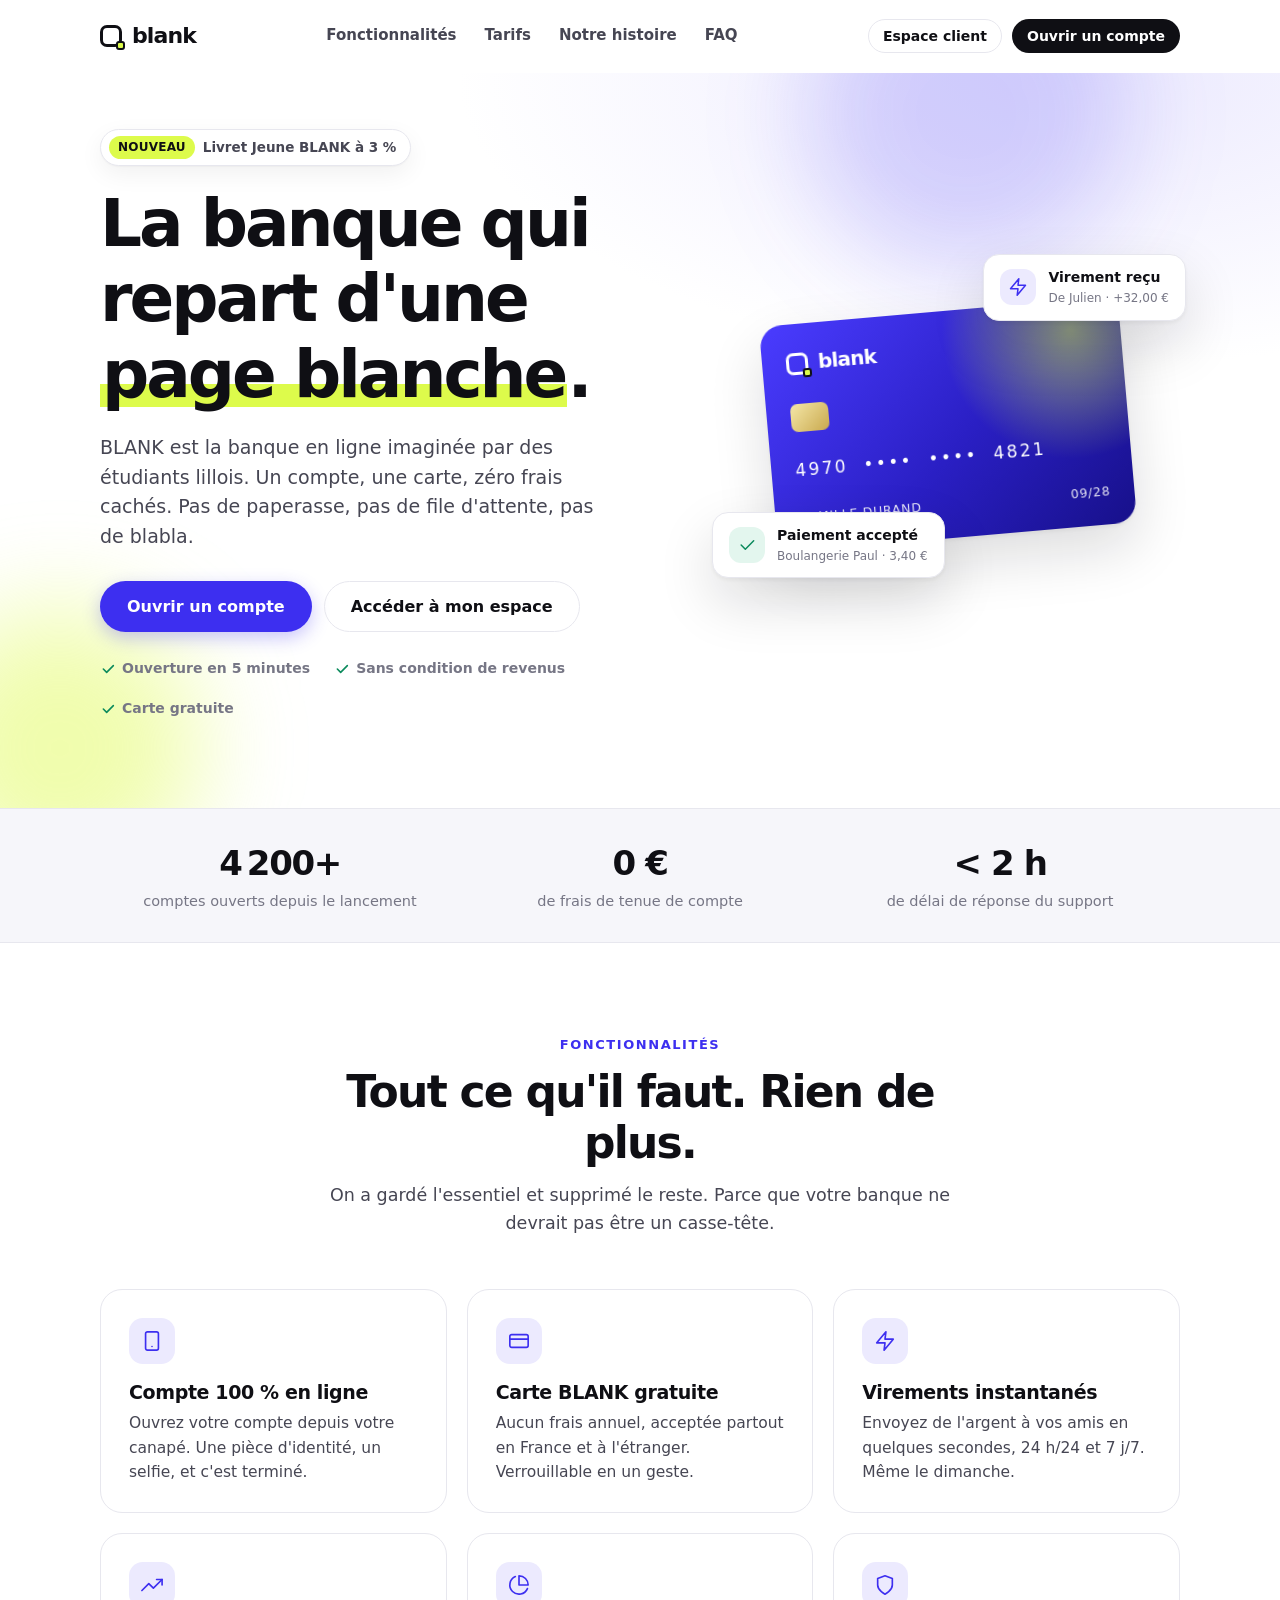
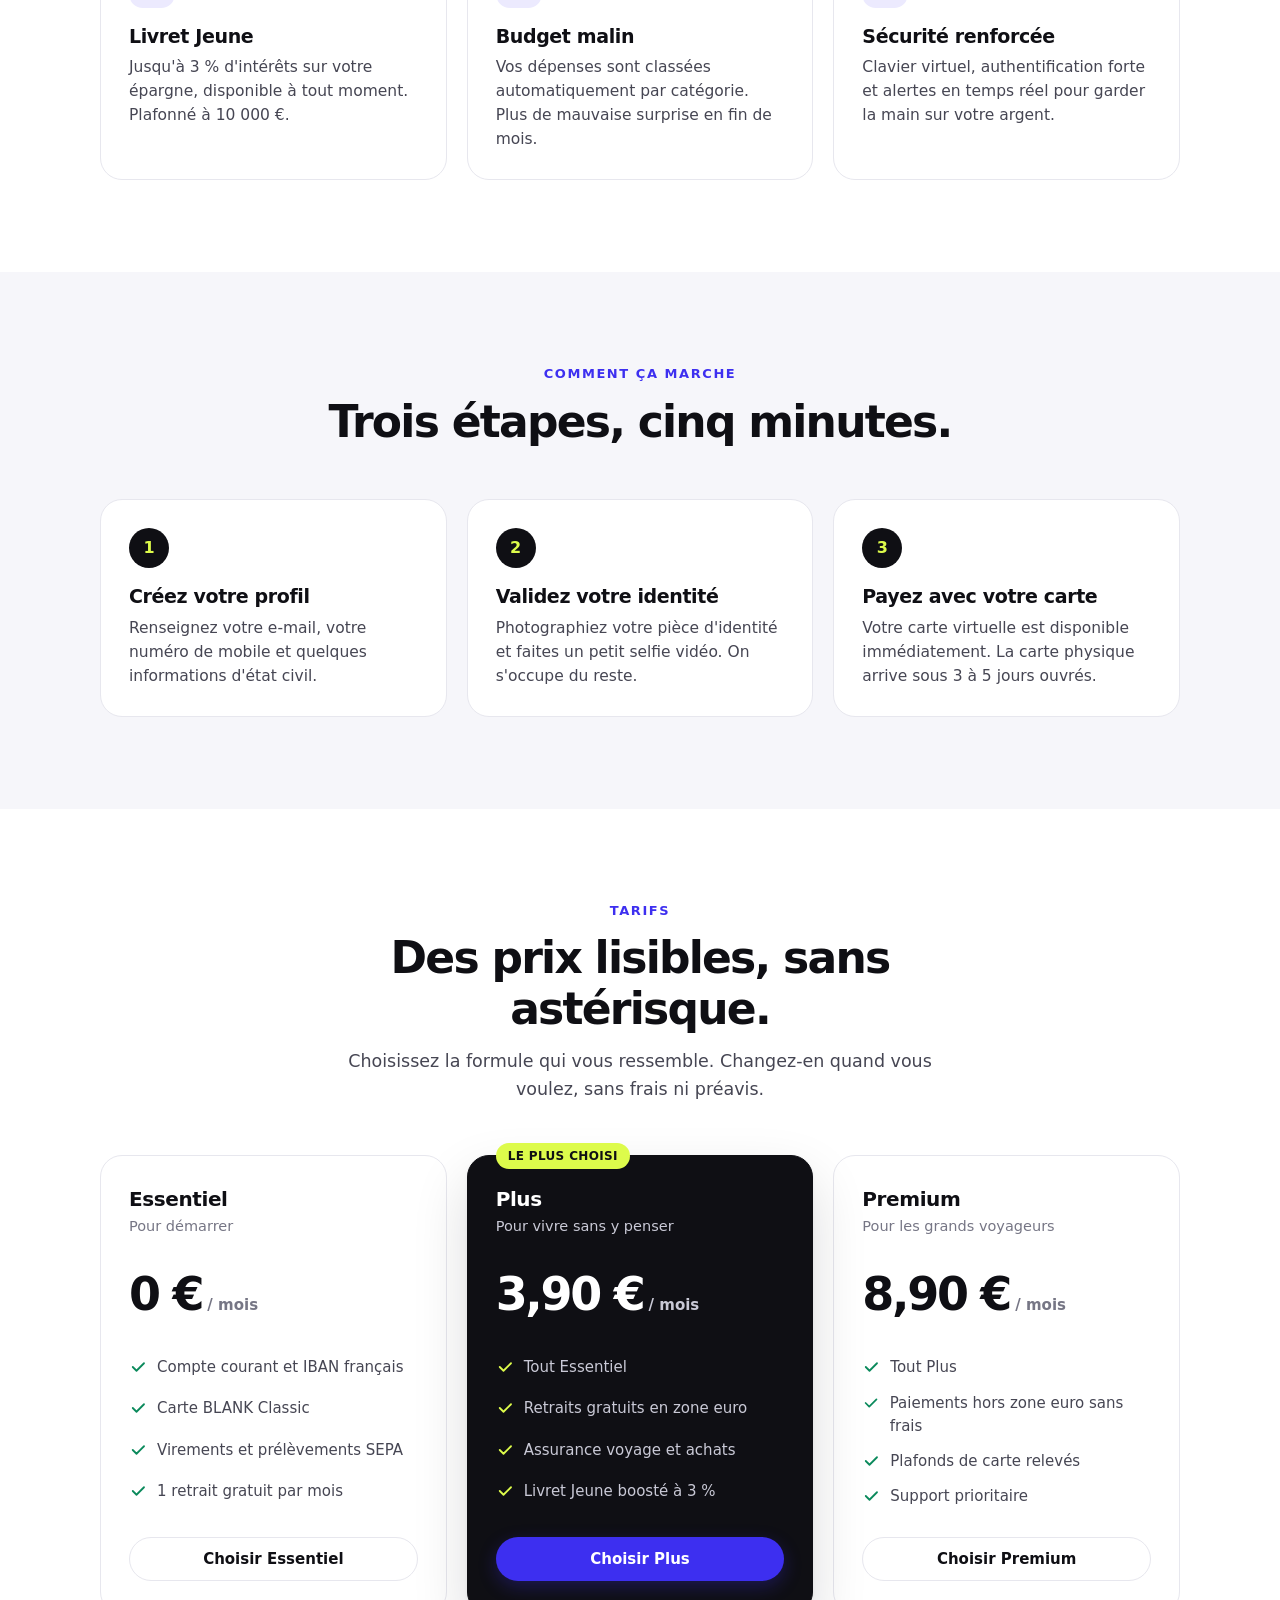
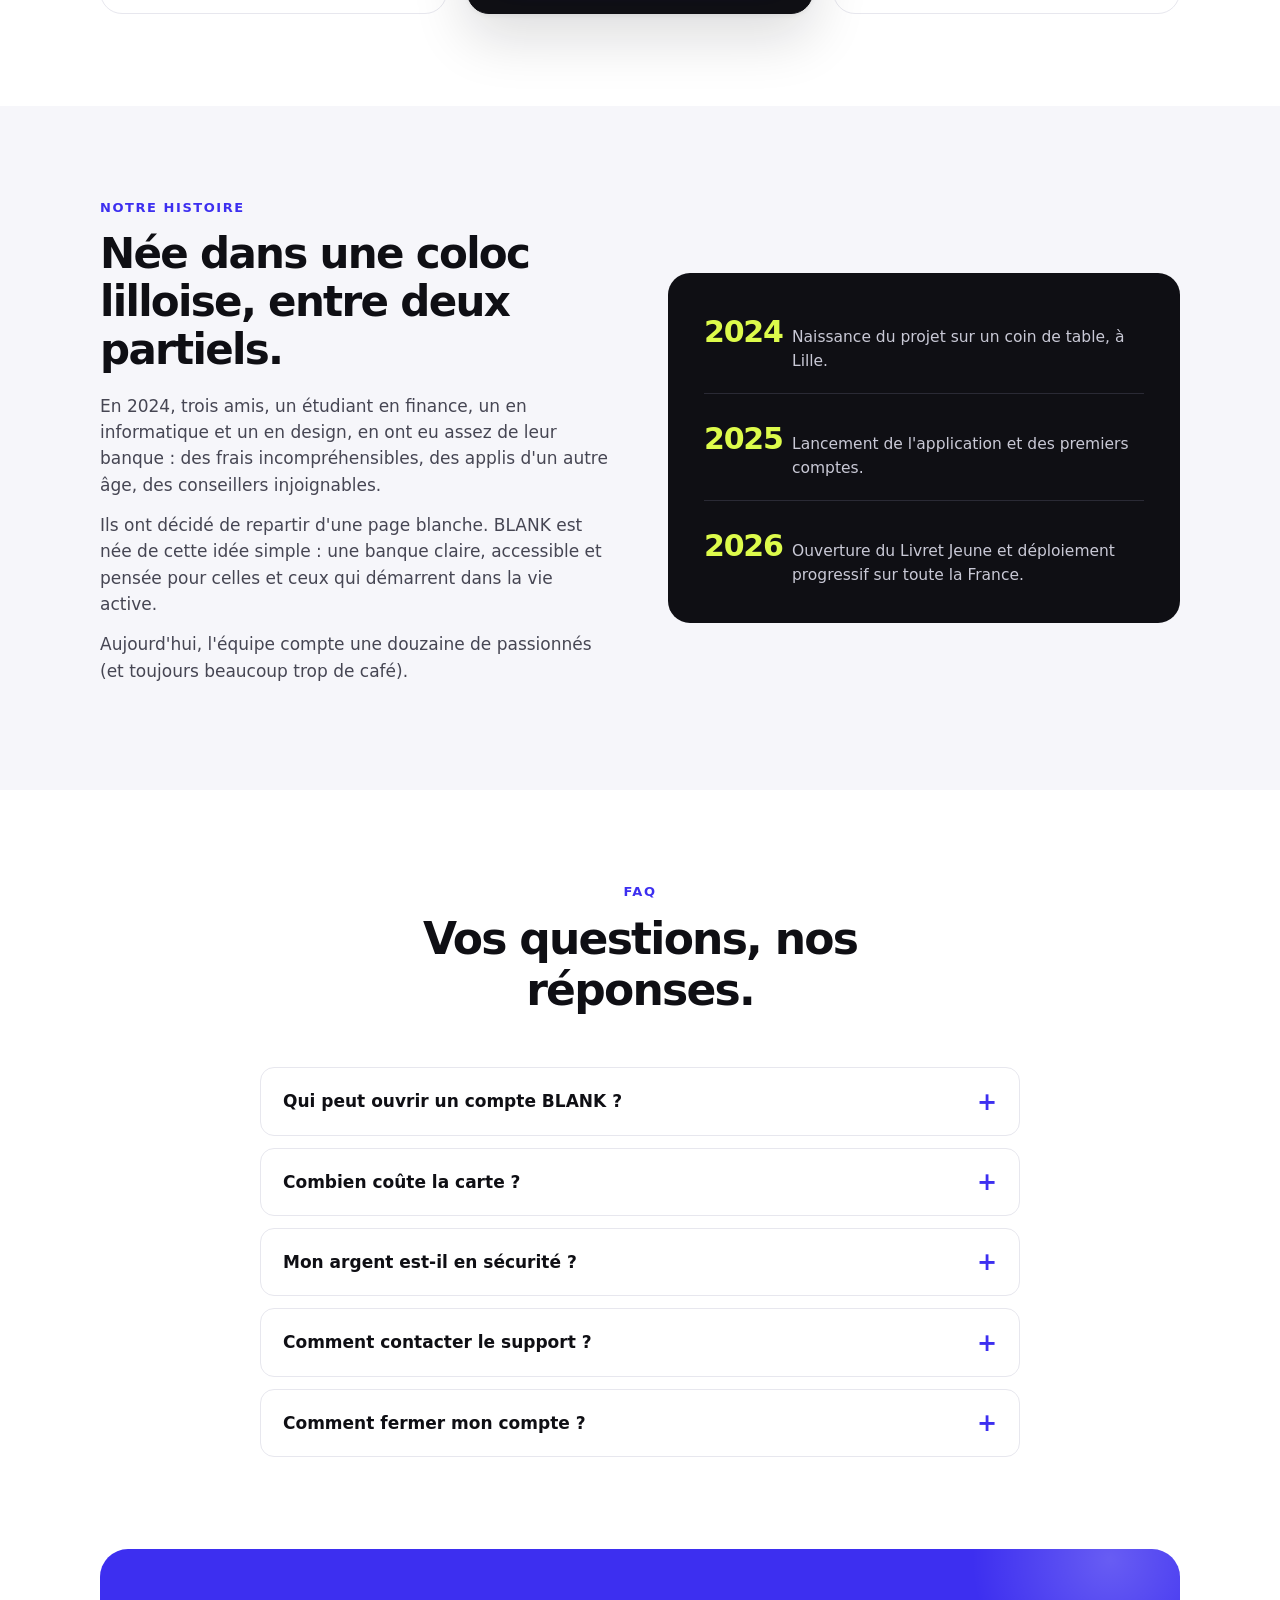
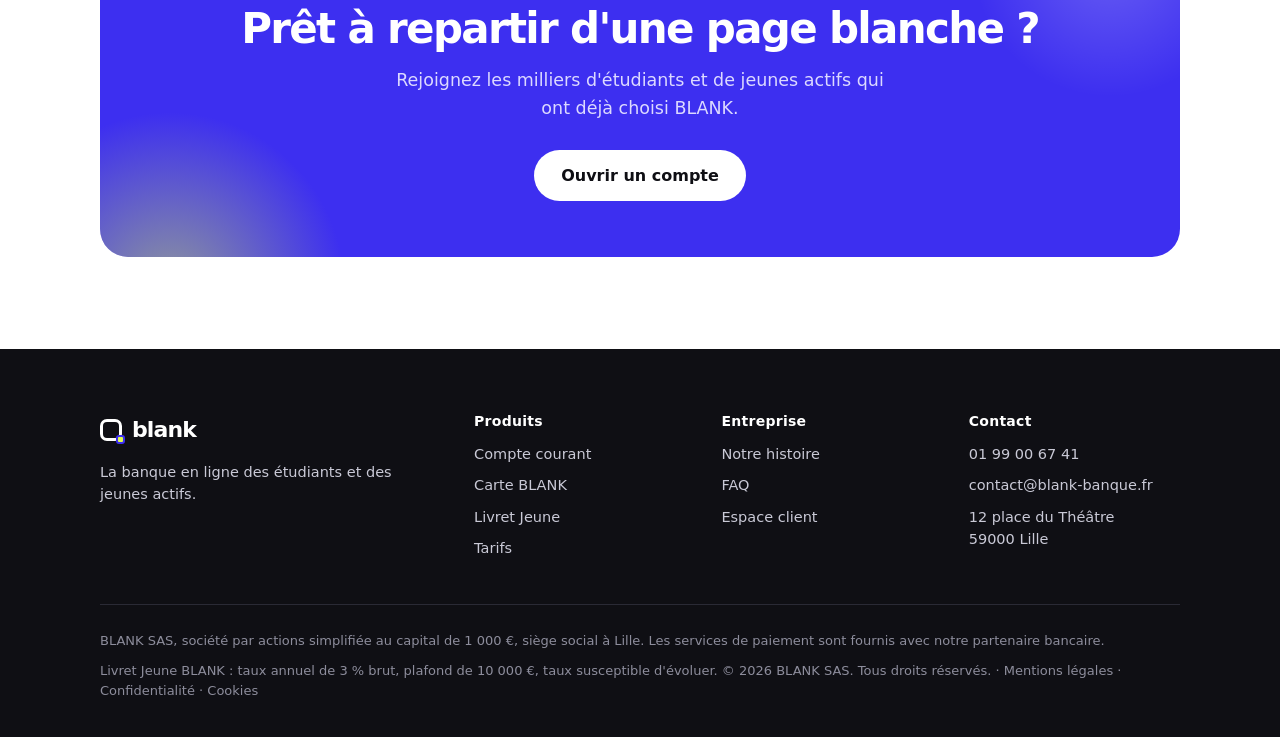
<file: index.html>
<!doctype html>
<html lang="fr">
<head>
  <meta charset="utf-8">
  <meta name="viewport" content="width=device-width, initial-scale=1">
  <meta name="robots" content="noindex, nofollow">
  <title>BLANK · La banque en ligne des étudiants</title>
  <meta name="description" content="BLANK, la banque en ligne imaginée par des étudiants : un compte, une carte gratuite, des virements instantanés et zéro frais cachés.">
  <link rel="icon" href="assets/favicon.svg" type="image/svg+xml">
  <link rel="stylesheet" href="assets/css/style.css">
  <link rel="stylesheet" href="assets/css/motion.css">
  <script>document.documentElement.classList.add('js')</script>
</head>
<body>

  <header class="site-header" id="top">
    <div class="container nav">
      <a class="logo" href="index.html" aria-label="BLANK, accueil"><span class="logo-mark"></span>blank</a>
      <nav class="nav-links" aria-label="Navigation">
        <a href="#fonctionnalites">Fonctionnalités</a>
        <a href="#tarifs">Tarifs</a>
        <a href="#histoire">Notre histoire</a>
        <a href="#faq">FAQ</a>
      </nav>
      <div class="nav-cta">
        <a class="btn btn-ghost btn-sm" href="connexion.html">Espace client</a>
        <button class="btn btn-dark btn-sm" data-open-account>Ouvrir un compte</button>
        <button class="nav-toggle" id="navToggle" aria-label="Menu" aria-expanded="false" aria-controls="mobileMenu"><span data-icon="menu"></span></button>
      </div>
    </div>
    <nav class="mobile-menu" id="mobileMenu" aria-label="Menu mobile">
      <a href="#fonctionnalites">Fonctionnalités</a>
      <a href="#tarifs">Tarifs</a>
      <a href="#histoire">Notre histoire</a>
      <a href="#faq">FAQ</a>
      <a href="connexion.html">Espace client</a>
    </nav>
  </header>

  <main>
    <section class="hero">
      <div class="container hero-grid">
        <div>
          <span class="eyebrow"><b>NOUVEAU</b>Livret Jeune BLANK à 3&nbsp;%</span>
          <h1>La banque qui repart d'une <mark>page blanche</mark>.</h1>
          <p class="lead">BLANK est la banque en ligne imaginée par des étudiants lillois. Un compte, une carte, zéro frais cachés. Pas de paperasse, pas de file d'attente, pas de blabla.</p>
          <div class="hero-actions">
            <button class="btn btn-primary btn-lg" data-open-account>Ouvrir un compte</button>
            <a class="btn btn-ghost btn-lg" href="connexion.html">Accéder à mon espace</a>
          </div>
          <div class="hero-points">
            <span><span data-icon="check"></span>Ouverture en 5 minutes</span>
            <span><span data-icon="check"></span>Sans condition de revenus</span>
            <span><span data-icon="check"></span>Carte gratuite</span>
          </div>
        </div>

        <div class="hero-visual" aria-hidden="true">
          <div class="bank-card">
            <span class="logo"><span class="logo-mark"></span>blank</span>
            <span class="chip"></span>
            <span class="pan">4970 &nbsp;&bull;&bull;&bull;&bull; &nbsp;&bull;&bull;&bull;&bull; &nbsp;4821</span>
            <span class="holder"><span>Camille Durand</span><span>09/28</span></span>
          </div>
          <div class="notif notif-1"><span class="dot" data-icon="check"></span><div><strong>Paiement accepté</strong><small>Boulangerie Paul · 3,40&nbsp;€</small></div></div>
          <div class="notif notif-2"><span class="dot" data-icon="bolt"></span><div><strong>Virement reçu</strong><small>De Julien · +32,00&nbsp;€</small></div></div>
        </div>
      </div>
    </section>

    <section class="stats" aria-label="BLANK en chiffres">
      <div class="container stats-grid">
        <div class="stat reveal"><strong data-count="4200" data-format="int" data-suffix="+">4&nbsp;200+</strong><span>comptes ouverts depuis le lancement</span></div>
        <div class="stat reveal"><strong>0&nbsp;€</strong><span>de frais de tenue de compte</span></div>
        <div class="stat reveal"><strong>&lt;&nbsp;2&nbsp;h</strong><span>de délai de réponse du support</span></div>
      </div>
    </section>

    <section class="section" id="fonctionnalites">
      <div class="container">
        <div class="section-head reveal">
          <div class="kicker">Fonctionnalités</div>
          <h2>Tout ce qu'il faut. Rien de plus.</h2>
          <p>On a gardé l'essentiel et supprimé le reste. Parce que votre banque ne devrait pas être un casse-tête.</p>
        </div>
        <div class="grid-3">
          <article class="feature reveal"><div class="ico" data-icon="phone"></div><h3>Compte 100&nbsp;% en ligne</h3><p>Ouvrez votre compte depuis votre canapé. Une pièce d'identité, un selfie, et c'est terminé.</p></article>
          <article class="feature reveal"><div class="ico" data-icon="card"></div><h3>Carte BLANK gratuite</h3><p>Aucun frais annuel, acceptée partout en France et à l'étranger. Verrouillable en un geste.</p></article>
          <article class="feature reveal"><div class="ico" data-icon="bolt"></div><h3>Virements instantanés</h3><p>Envoyez de l'argent à vos amis en quelques secondes, 24&nbsp;h/24 et 7&nbsp;j/7. Même le dimanche.</p></article>
          <article class="feature reveal"><div class="ico" data-icon="trend"></div><h3>Livret Jeune</h3><p>Jusqu'à 3&nbsp;% d'intérêts sur votre épargne, disponible à tout moment. Plafonné à 10&nbsp;000&nbsp;€.</p></article>
          <article class="feature reveal"><div class="ico" data-icon="pie"></div><h3>Budget malin</h3><p>Vos dépenses sont classées automatiquement par catégorie. Plus de mauvaise surprise en fin de mois.</p></article>
          <article class="feature reveal"><div class="ico" data-icon="shield"></div><h3>Sécurité renforcée</h3><p>Clavier virtuel, authentification forte et alertes en temps réel pour garder la main sur votre argent.</p></article>
        </div>
      </div>
    </section>

    <section class="section alt" aria-labelledby="how-title">
      <div class="container">
        <div class="section-head reveal">
          <div class="kicker">Comment ça marche</div>
          <h2 id="how-title">Trois étapes, cinq minutes.</h2>
        </div>
        <div class="steps">
          <article class="step reveal"><h3>Créez votre profil</h3><p>Renseignez votre e-mail, votre numéro de mobile et quelques informations d'état civil.</p></article>
          <article class="step reveal"><h3>Validez votre identité</h3><p>Photographiez votre pièce d'identité et faites un petit selfie vidéo. On s'occupe du reste.</p></article>
          <article class="step reveal"><h3>Payez avec votre carte</h3><p>Votre carte virtuelle est disponible immédiatement. La carte physique arrive sous 3 à 5 jours ouvrés.</p></article>
        </div>
      </div>
    </section>

    <section class="section" id="tarifs">
      <div class="container">
        <div class="section-head reveal">
          <div class="kicker">Tarifs</div>
          <h2>Des prix lisibles, sans astérisque.</h2>
          <p>Choisissez la formule qui vous ressemble. Changez-en quand vous voulez, sans frais ni préavis.</p>
        </div>
        <div class="pricing">
          <article class="plan reveal">
            <h3>Essentiel</h3><p class="tag">Pour démarrer</p>
            <div class="price">0&nbsp;€<small> / mois</small></div>
            <ul>
              <li><span data-icon="check"></span>Compte courant et IBAN français</li>
              <li><span data-icon="check"></span>Carte BLANK Classic</li>
              <li><span data-icon="check"></span>Virements et prélèvements SEPA</li>
              <li><span data-icon="check"></span>1 retrait gratuit par mois</li>
            </ul>
            <button class="btn btn-ghost btn-block" data-open-account>Choisir Essentiel</button>
          </article>
          <article class="plan plan-featured reveal">
            <span class="badge-top">LE PLUS CHOISI</span>
            <h3>Plus</h3><p class="tag">Pour vivre sans y penser</p>
            <div class="price">3,90&nbsp;€<small> / mois</small></div>
            <ul>
              <li><span data-icon="check"></span>Tout Essentiel</li>
              <li><span data-icon="check"></span>Retraits gratuits en zone euro</li>
              <li><span data-icon="check"></span>Assurance voyage et achats</li>
              <li><span data-icon="check"></span>Livret Jeune boosté à 3&nbsp;%</li>
            </ul>
            <button class="btn btn-primary btn-block" data-open-account>Choisir Plus</button>
          </article>
          <article class="plan reveal">
            <h3>Premium</h3><p class="tag">Pour les grands voyageurs</p>
            <div class="price">8,90&nbsp;€<small> / mois</small></div>
            <ul>
              <li><span data-icon="check"></span>Tout Plus</li>
              <li><span data-icon="check"></span>Paiements hors zone euro sans frais</li>
              <li><span data-icon="check"></span>Plafonds de carte relevés</li>
              <li><span data-icon="check"></span>Support prioritaire</li>
            </ul>
            <button class="btn btn-ghost btn-block" data-open-account>Choisir Premium</button>
          </article>
        </div>
      </div>
    </section>

    <section class="section alt" id="histoire">
      <div class="container about">
        <div>
          <div class="kicker">Notre histoire</div>
          <h2>Née dans une coloc lilloise, entre deux partiels.</h2>
          <p>En 2024, trois amis, un étudiant en finance, un en informatique et un en design, en ont eu assez de leur banque : des frais incompréhensibles, des applis d'un autre âge, des conseillers injoignables.</p>
          <p>Ils ont décidé de repartir d'une page blanche. BLANK est née de cette idée simple : une banque claire, accessible et pensée pour celles et ceux qui démarrent dans la vie active.</p>
          <p>Aujourd'hui, l'équipe compte une douzaine de passionnés (et toujours beaucoup trop de café).</p>
        </div>
        <div class="about-panel reveal">
          <div><strong>2024</strong><span>Naissance du projet sur un coin de table, à Lille.</span></div>
          <div><strong>2025</strong><span>Lancement de l'application et des premiers comptes.</span></div>
          <div><strong>2026</strong><span>Ouverture du Livret Jeune et déploiement progressif sur toute la France.</span></div>
        </div>
      </div>
    </section>

    <section class="section" id="faq">
      <div class="container">
        <div class="section-head reveal">
          <div class="kicker">FAQ</div>
          <h2>Vos questions, nos réponses.</h2>
        </div>
        <div class="faq">
          <details class="reveal"><summary>Qui peut ouvrir un compte BLANK&nbsp;?</summary><p>Toute personne majeure résidant en France, étudiante ou non. Aucune condition de revenus n'est demandée pour la formule Essentiel.</p></details>
          <details class="reveal"><summary>Combien coûte la carte&nbsp;?</summary><p>La carte BLANK Classic est gratuite, sans frais annuels. Les formules Plus et Premium proposent des cartes avec davantage d'avantages.</p></details>
          <details class="reveal"><summary>Mon argent est-il en sécurité&nbsp;?</summary><p>Vos fonds sont conservés sur des comptes dédiés, ouverts auprès de notre partenaire bancaire. Votre espace est protégé par un clavier virtuel, et vous pouvez verrouiller votre carte à tout moment.</p></details>
          <details class="reveal"><summary>Comment contacter le support&nbsp;?</summary><p>Par e-mail à contact@blank-banque.fr ou par téléphone au 01&nbsp;99&nbsp;00&nbsp;67&nbsp;41, du lundi au vendredi de 9&nbsp;h à 18&nbsp;h. Nous répondons en moins de 2&nbsp;heures ouvrées.</p></details>
          <details class="reveal"><summary>Comment fermer mon compte&nbsp;?</summary><p>Vous pouvez demander la clôture de votre compte à tout moment depuis votre espace client ou en écrivant à notre service client. Elle est gratuite.</p></details>
        </div>
      </div>
    </section>

    <section class="container" aria-label="Appel à l'action">
      <div class="cta-band reveal">
        <h2>Prêt à repartir d'une page blanche&nbsp;?</h2>
        <p>Rejoignez les milliers d'étudiants et de jeunes actifs qui ont déjà choisi BLANK.</p>
        <button class="btn btn-light btn-lg" data-open-account>Ouvrir un compte</button>
      </div>
    </section>
  </main>

  <footer class="site-footer">
    <div class="container">
      <div class="footer-grid">
        <div>
          <a class="logo on-dark" href="index.html"><span class="logo-mark"></span>blank</a>
          <p>La banque en ligne des étudiants et des jeunes actifs.</p>
        </div>
        <div>
          <h4>Produits</h4>
          <ul><li><a href="#fonctionnalites">Compte courant</a></li><li><a href="#fonctionnalites">Carte BLANK</a></li><li><a href="#fonctionnalites">Livret Jeune</a></li><li><a href="#tarifs">Tarifs</a></li></ul>
        </div>
        <div>
          <h4>Entreprise</h4>
          <ul><li><a href="#histoire">Notre histoire</a></li><li><a href="#faq">FAQ</a></li><li><a href="connexion.html">Espace client</a></li></ul>
        </div>
        <div>
          <h4>Contact</h4>
          <ul><li>01&nbsp;99&nbsp;00&nbsp;67&nbsp;41</li><li>contact@blank-banque.fr</li><li>12 place du Théâtre<br>59000 Lille</li></ul>
        </div>
      </div>
      <div class="footer-legal">
        <p>BLANK SAS, société par actions simplifiée au capital de 1&nbsp;000&nbsp;€, siège social à Lille. Les services de paiement sont fournis avec notre partenaire bancaire.</p>
        <p>Livret Jeune BLANK&nbsp;: taux annuel de 3&nbsp;% brut, plafond de 10&nbsp;000&nbsp;€, taux susceptible d'évoluer. &copy; <span id="year">2026</span> BLANK SAS. Tous droits réservés. &middot; Mentions légales &middot; Confidentialité &middot; Cookies</p>
      </div>
    </div>
  </footer>

  <script src="assets/js/common.js"></script>
  <script src="assets/js/motion.js"></script>
  <script src="assets/js/site.js"></script>
</body>
</html>
</file>
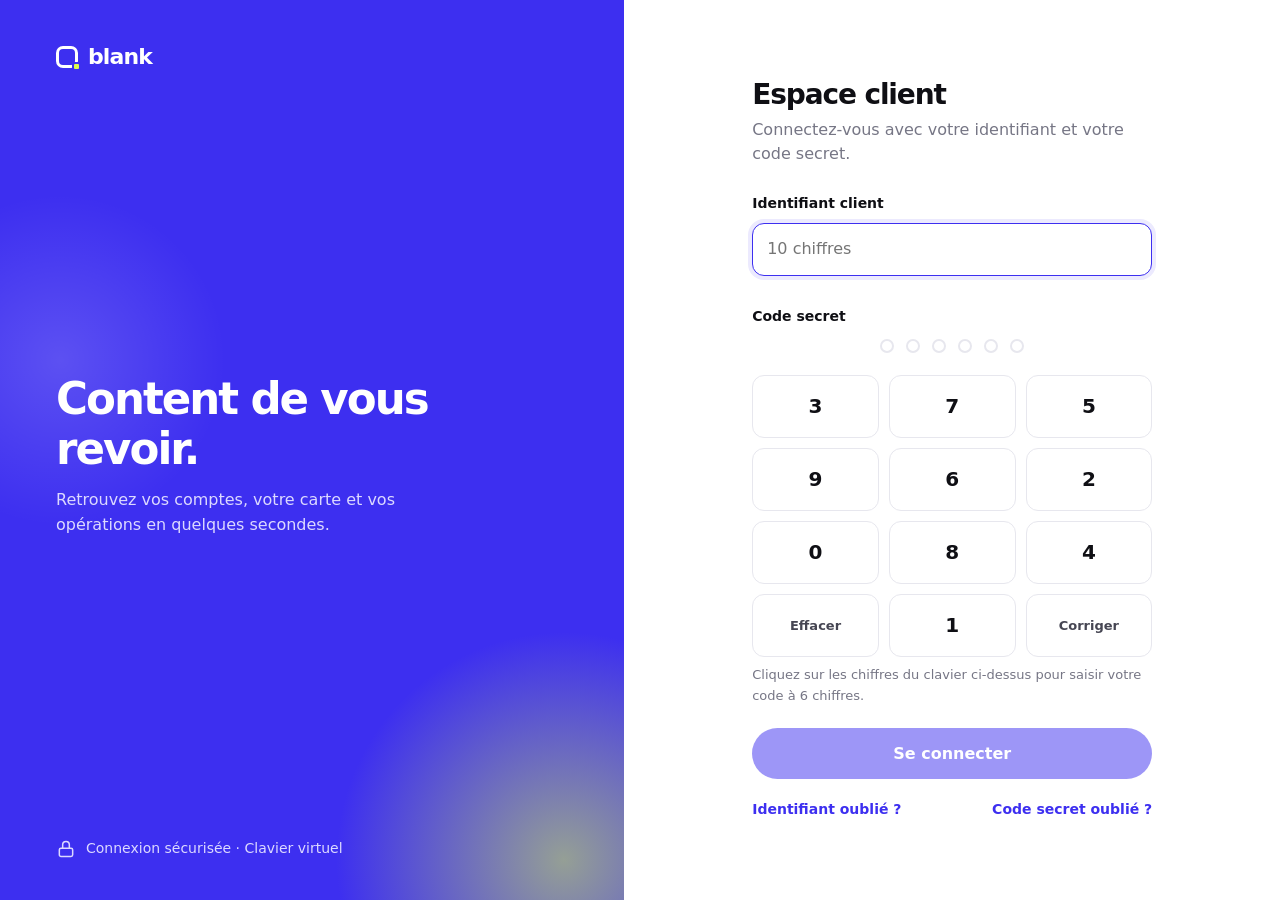
<file: carte.html>
<!doctype html>
<html lang="fr">
<head>
  <meta charset="utf-8">
  <meta name="viewport" content="width=device-width, initial-scale=1">
  <meta name="robots" content="noindex, nofollow">
  <title>Ma carte · BLANK</title>
  <link rel="icon" href="assets/favicon.svg" type="image/svg+xml">
  <link rel="stylesheet" href="assets/css/style.css">
  <link rel="stylesheet" href="assets/css/motion.css">
  <script>try { if (!sessionStorage.getItem('blank_auth')) location.replace('connexion.html'); } catch (e) { location.replace('connexion.html'); }</script>
</head>
<body class="app-body" data-page="carte">
  <div class="app">
    <aside class="sidebar" id="sidebar"></aside>
    <div class="scrim" id="scrim"></div>
    <div class="app-main">
      <header class="topbar" id="topbar"></header>
      <main class="page"><div class="page-inner">
        <div class="page-head">
          <div><h1>Ma carte</h1><p id="cardSub"></p></div>
          <button class="btn btn-ghost btn-sm" id="oppose"><span data-icon="alert"></span>Faire opposition</button>
        </div>

        <div class="dash-grid" style="margin-top:0">
          <div>
            <section class="panel">
              <div class="card3d" id="card3d" role="button" tabindex="0" aria-pressed="false"></div>
              <p class="sr-only" id="cardLive" aria-live="polite"></p>
              <div class="card-actions">
                <button class="btn btn-dark btn-sm" id="reveal"><span data-icon="lock"></span><span id="revealLabel">Afficher les données</span></button>
                <button class="btn btn-ghost btn-sm" id="flipBtn"><span data-icon="refresh"></span><span>Voir le verso</span></button>
              </div>
              <div class="card-actions secondary">
                <span class="copy-title">Copier</span>
                <button class="btn btn-ghost btn-sm" id="copyPan" disabled><span data-icon="copy"></span><span>Numéro</span></button>
                <button class="btn btn-ghost btn-sm" id="copyExp" disabled><span data-icon="copy"></span><span>Date</span></button>
                <button class="btn btn-ghost btn-sm" id="copyCvv" disabled><span data-icon="copy"></span><span>CVV</span></button>
              </div>
              <div class="autohide" id="autohide" hidden></div>
              <span class="autohide-label" id="autohideLabel" hidden>Masquage automatique dans <b id="count">30</b>&nbsp;s</span>
              <p class="hint card-hint" id="cardHint">Cliquez sur la carte pour la retourner. Le numéro complet et le cryptogramme restent masqués tant que vous ne les affichez pas.</p>
            </section>

            <section class="panel">
              <div class="panel-head"><h2>Derniers paiements par carte</h2><a class="link" href="operations.html?type=carte">Tout voir</a></div>
              <div id="cardOps"></div>
            </section>
          </div>

          <div>
            <section class="panel">
              <div class="panel-head"><h2>Réglages</h2></div>
              <div id="cardToggles"></div>
            </section>

            <section class="panel">
              <div class="panel-head"><h2>Plafonds</h2></div>
              <div class="bars" id="cardLimits"></div>
            </section>

            <section class="panel">
              <div class="panel-head"><h2>Informations</h2></div>
              <dl class="kv compact" id="cardInfo"></dl>
            </section>
          </div>
        </div>
      </div></main>
    </div>
  </div>

  <script src="assets/js/common.js"></script>
  <script src="assets/js/motion.js"></script>
  <script src="assets/js/data.js"></script>
  <script src="assets/js/shell.js"></script>
  <script src="assets/js/carte.js"></script>
</body>
</html>
</file>
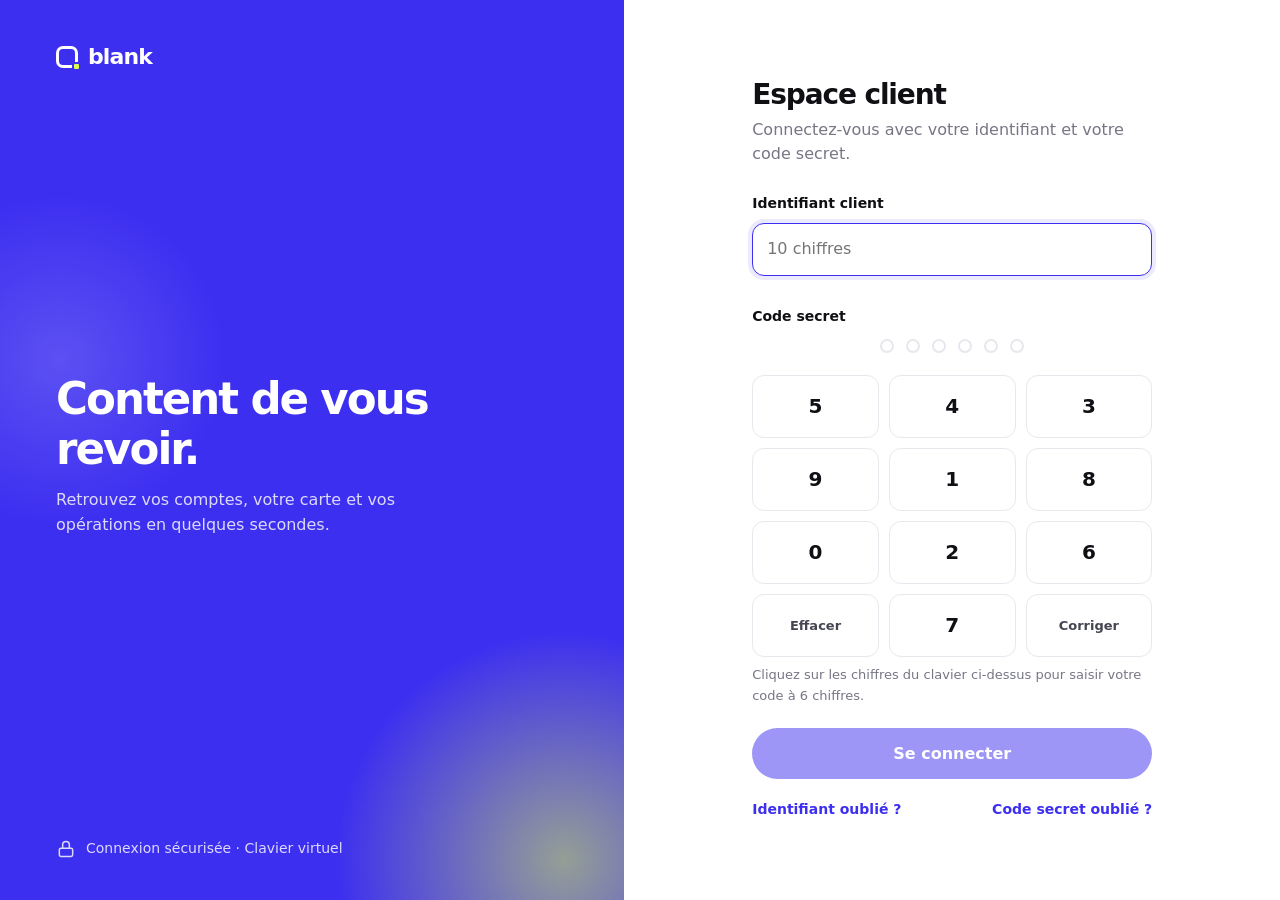
<file: compte.html>
<!doctype html>
<html lang="fr">
<head>
  <meta charset="utf-8">
  <meta name="viewport" content="width=device-width, initial-scale=1">
  <meta name="robots" content="noindex, nofollow">
  <title>Mes comptes · BLANK</title>
  <link rel="icon" href="assets/favicon.svg" type="image/svg+xml">
  <link rel="stylesheet" href="assets/css/style.css">
  <link rel="stylesheet" href="assets/css/motion.css">
  <script>try { if (!sessionStorage.getItem('blank_auth')) location.replace('connexion.html'); } catch (e) { location.replace('connexion.html'); }</script>
</head>
<body class="app-body" data-page="compte">
  <div class="app">
    <aside class="sidebar" id="sidebar"></aside>
    <div class="scrim" id="scrim"></div>
    <div class="app-main">
      <header class="topbar" id="topbar"></header>
      <main class="page"><div class="page-inner">
        <div id="dash"></div>
      </div></main>
    </div>
  </div>

  <script src="assets/js/common.js"></script>
  <script src="assets/js/motion.js"></script>
  <script src="assets/js/data.js"></script>
  <script src="assets/js/shell.js"></script>
  <script src="assets/js/compte.js"></script>
</body>
</html>
</file>
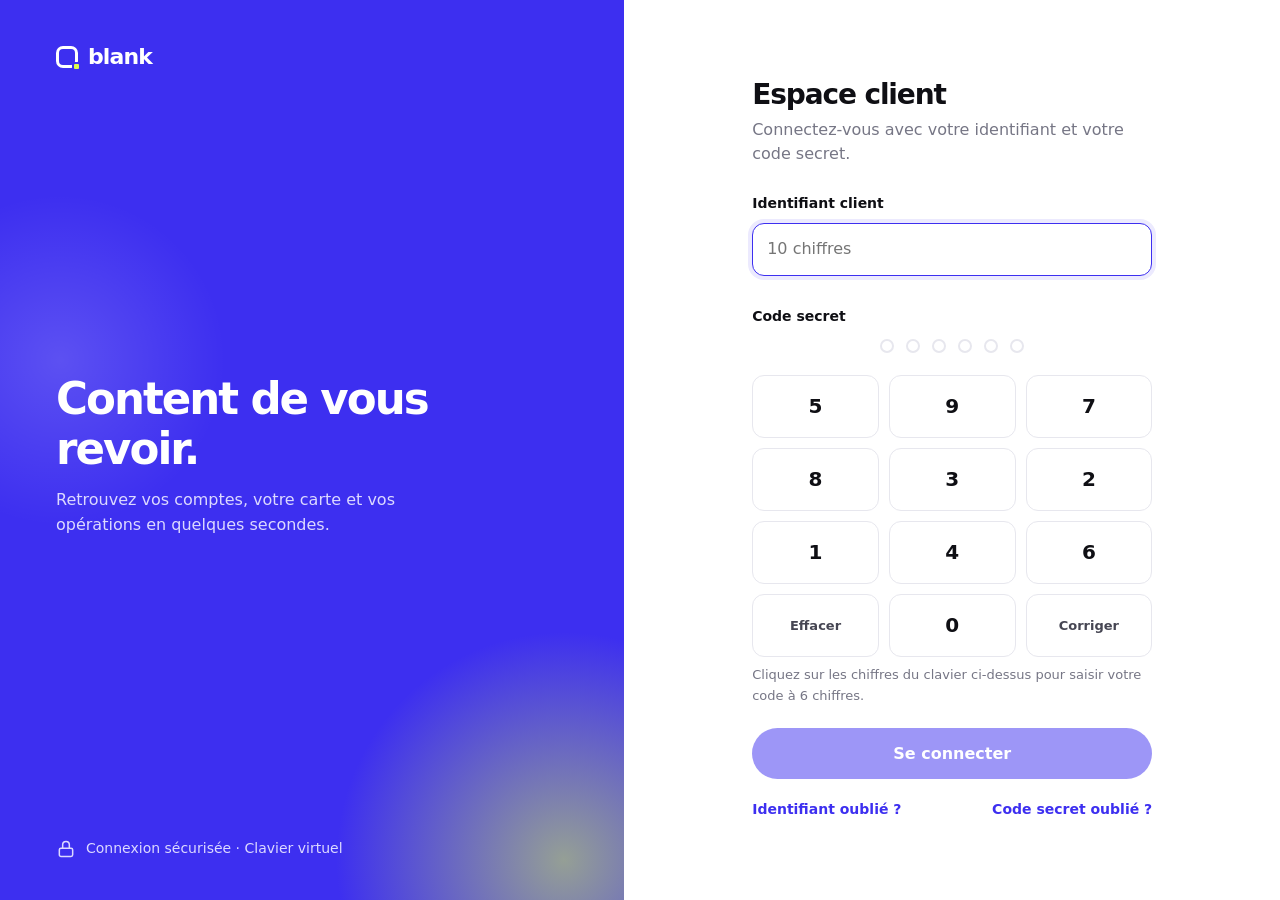
<file: connexion.html>
<!doctype html>
<html lang="fr">
<head>
  <meta charset="utf-8">
  <meta name="viewport" content="width=device-width, initial-scale=1">
  <meta name="robots" content="noindex, nofollow">
  <title>Connexion · BLANK</title>
  <link rel="icon" href="assets/favicon.svg" type="image/svg+xml">
  <link rel="stylesheet" href="assets/css/style.css">
  <link rel="stylesheet" href="assets/css/motion.css">
</head>
<body>
  <div class="auth">
    <aside class="auth-aside">
      <a class="logo on-dark" href="index.html" aria-label="BLANK, retour à l'accueil"><span class="logo-mark"></span>blank</a>
      <div>
        <h1>Content de vous revoir.</h1>
        <p>Retrouvez vos comptes, votre carte et vos opérations en quelques secondes.</p>
      </div>
      <div class="secure"><span data-icon="lock"></span>Connexion sécurisée · Clavier virtuel</div>
    </aside>

    <main class="auth-main">
      <div class="auth-box">
        <h2>Espace client</h2>
        <p>Connectez-vous avec votre identifiant et votre code secret.</p>
        <div id="banner"></div>

        <form id="loginForm" novalidate autocomplete="off">
          <div class="field">
            <label for="identifiant">Identifiant client</label>
            <input class="input num" id="identifiant" name="identifiant" inputmode="numeric" maxlength="10" placeholder="10 chiffres" autocomplete="off" autofocus>
            <div class="error-msg" id="idErr" role="alert"></div>
          </div>

          <div class="field">
            <span class="label" id="codeLabel">Code secret</span>
            <div class="code-dots" id="dots" role="img" aria-labelledby="codeLabel"></div>
            <div class="keypad" id="keypad"></div>
            <span class="hint">Cliquez sur les chiffres du clavier ci-dessus pour saisir votre code à 6 chiffres.</span>
          </div>

          <button class="btn btn-primary btn-lg btn-block" id="submit" type="submit" disabled>Se connecter</button>
        </form>

        <div class="auth-links">
          <a href="#" data-help="id">Identifiant oublié ?</a>
          <a href="#" data-help="code">Code secret oublié ?</a>
        </div>
      </div>
    </main>
  </div>

  <script src="assets/js/common.js"></script>
  <script src="assets/js/motion.js"></script>
  <script src="assets/js/data.js"></script>
  <script src="assets/js/login.js"></script>
</body>
</html>
</file>
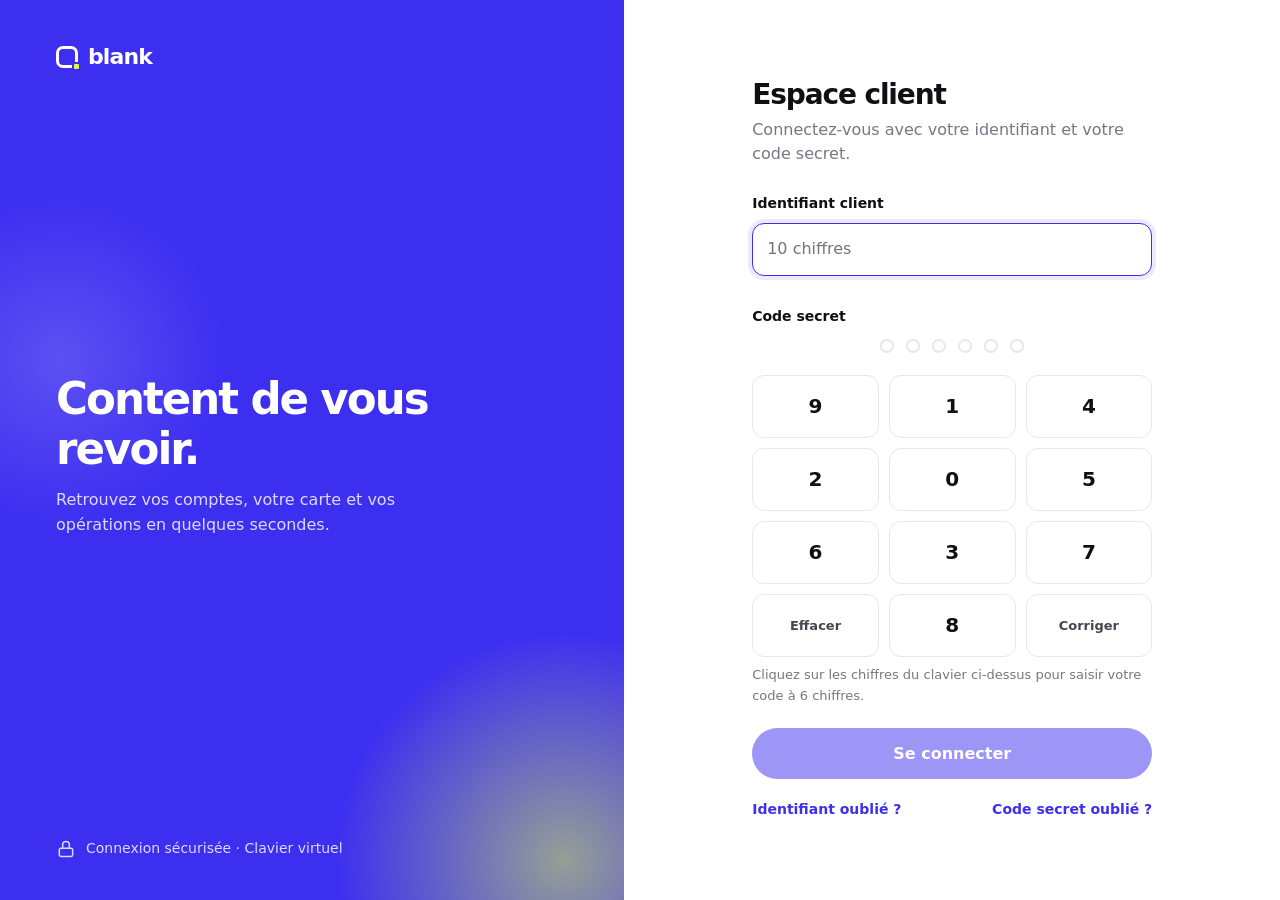
<file: operations.html>
<!doctype html>
<html lang="fr">
<head>
  <meta charset="utf-8">
  <meta name="viewport" content="width=device-width, initial-scale=1">
  <meta name="robots" content="noindex, nofollow">
  <title>Opérations · BLANK</title>
  <link rel="icon" href="assets/favicon.svg" type="image/svg+xml">
  <link rel="stylesheet" href="assets/css/style.css">
  <link rel="stylesheet" href="assets/css/motion.css">
  <script>try { if (!sessionStorage.getItem('blank_auth')) location.replace('connexion.html'); } catch (e) { location.replace('connexion.html'); }</script>
</head>
<body class="app-body" data-page="operations">
  <div class="app">
    <aside class="sidebar" id="sidebar"></aside>
    <div class="scrim" id="scrim"></div>
    <div class="app-main">
      <header class="topbar" id="topbar"></header>
      <main class="page"><div class="page-inner">
        <div class="page-head">
          <div><h1>Opérations</h1><p>Compte courant · historique des 4 derniers mois</p></div>
          <button class="btn btn-ghost btn-sm" id="exportCsv"><span data-icon="download"></span>Exporter (CSV)</button>
        </div>
        <section class="panel">
          <div class="filters">
            <input class="input" id="q" type="search" placeholder="Rechercher une opération" aria-label="Rechercher une opération">
            <select class="select" id="kind" aria-label="Type d'opération">
              <option value="all">Tous les types</option>
              <option value="carte">Paiements par carte</option>
              <option value="prelevement">Prélèvements</option>
              <option value="virement">Virements</option>
              <option value="retrait">Retraits</option>
            </select>
            <select class="select" id="period" aria-label="Période">
              <option value="30">30 derniers jours</option>
              <option value="60">60 derniers jours</option>
              <option value="0" selected>Toute la période</option>
            </select>
          </div>
          <div class="sumbar" id="opsSum"></div>
          <div id="opsList"></div>
        </section>
      </div></main>
    </div>
  </div>

  <script src="assets/js/common.js"></script>
  <script src="assets/js/motion.js"></script>
  <script src="assets/js/data.js"></script>
  <script src="assets/js/shell.js"></script>
  <script src="assets/js/operations.js"></script>
</body>
</html>
</file>
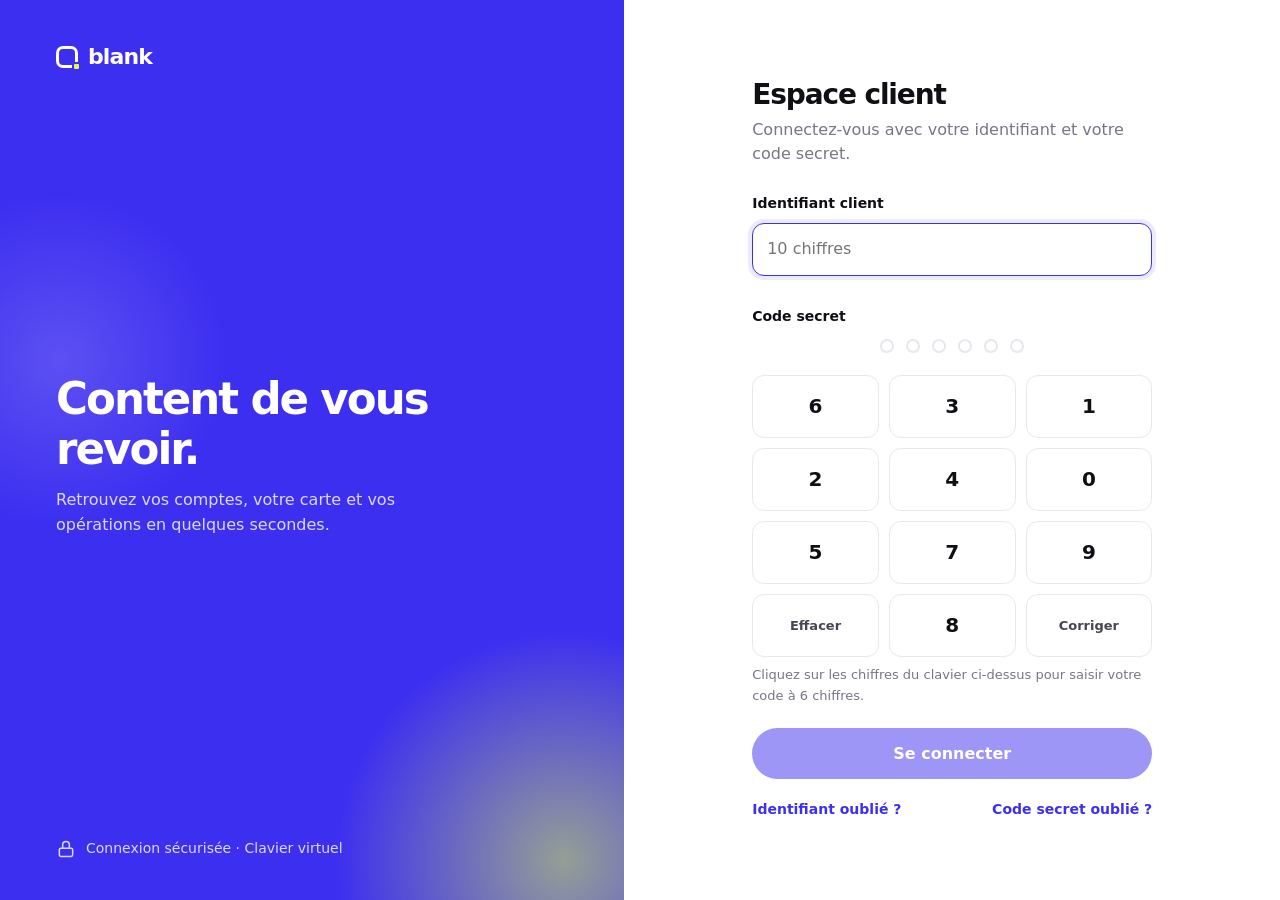
<file: prelevements.html>
<!doctype html>
<html lang="fr">
<head>
  <meta charset="utf-8">
  <meta name="viewport" content="width=device-width, initial-scale=1">
  <meta name="robots" content="noindex, nofollow">
  <title>Prélèvements · BLANK</title>
  <link rel="icon" href="assets/favicon.svg" type="image/svg+xml">
  <link rel="stylesheet" href="assets/css/style.css">
  <link rel="stylesheet" href="assets/css/motion.css">
  <script>try { if (!sessionStorage.getItem('blank_auth')) location.replace('connexion.html'); } catch (e) { location.replace('connexion.html'); }</script>
</head>
<body class="app-body" data-page="prelevements">
  <div class="app">
    <aside class="sidebar" id="sidebar"></aside>
    <div class="scrim" id="scrim"></div>
    <div class="app-main">
      <header class="topbar" id="topbar"></header>
      <main class="page"><div class="page-inner">
        <div class="page-head">
          <div><h1>Prélèvements</h1><p>Vos mandats de prélèvement SEPA et leurs échéances</p></div>
        </div>
        <section class="panel">
          <div class="sumbar" id="mandSum"></div>
          <table class="tbl">
            <thead><tr><th>Créancier</th><th>Référence</th><th>Montant</th><th>Prochain</th><th>Statut</th><th><span class="sr-only">Actions</span></th></tr></thead>
            <tbody id="mandBody"></tbody>
          </table>
        </section>
        <section class="panel">
          <div class="panel-head"><h2>Derniers prélèvements</h2><a class="link" href="operations.html?type=prelevement">Tout voir</a></div>
          <div id="prlvHist"></div>
        </section>
      </div></main>
    </div>
  </div>

  <script src="assets/js/common.js"></script>
  <script src="assets/js/motion.js"></script>
  <script src="assets/js/data.js"></script>
  <script src="assets/js/shell.js"></script>
  <script src="assets/js/prelevements.js"></script>
</body>
</html>
</file>
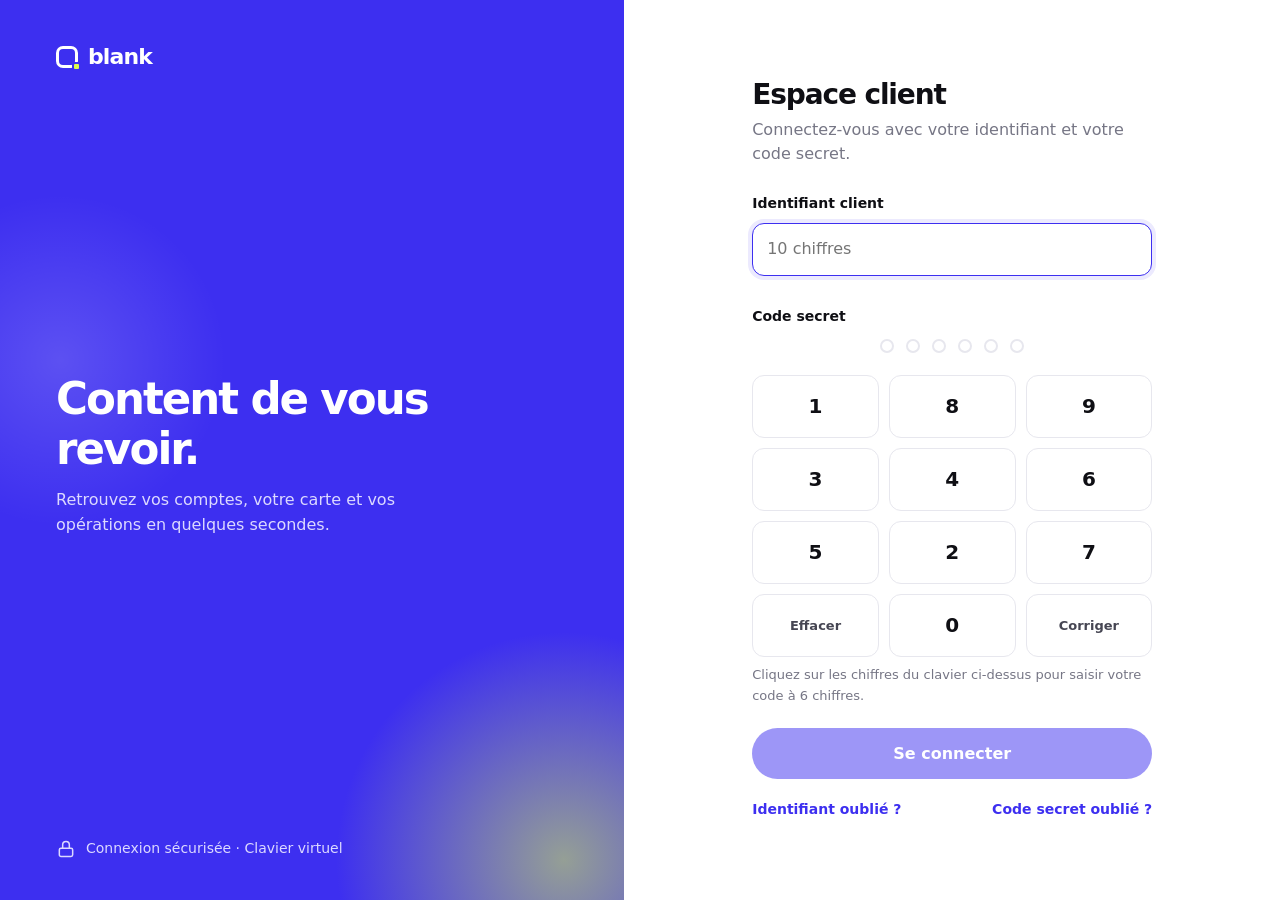
<file: rib.html>
<!doctype html>
<html lang="fr">
<head>
  <meta charset="utf-8">
  <meta name="viewport" content="width=device-width, initial-scale=1">
  <meta name="robots" content="noindex, nofollow">
  <title>Mon RIB · BLANK</title>
  <link rel="icon" href="assets/favicon.svg" type="image/svg+xml">
  <link rel="stylesheet" href="assets/css/style.css">
  <link rel="stylesheet" href="assets/css/motion.css">
  <script>try { if (!sessionStorage.getItem('blank_auth')) location.replace('connexion.html'); } catch (e) { location.replace('connexion.html'); }</script>
</head>
<body class="app-body" data-page="rib">
  <div class="app">
    <aside class="sidebar" id="sidebar"></aside>
    <div class="scrim" id="scrim"></div>
    <div class="app-main">
      <header class="topbar" id="topbar"></header>
      <main class="page"><div class="page-inner">
        <div class="page-head">
          <div><h1>Mon RIB</h1><p>Relevé d'identité bancaire de votre compte courant</p></div>
          <div class="rib-actions">
            <button class="btn btn-ghost btn-sm" id="copyIban"><span data-icon="copy"></span>Copier l'IBAN</button>
            <button class="btn btn-dark btn-sm" id="printRib"><span data-icon="printer"></span>Imprimer / PDF</button>
          </div>
        </div>
        <section class="panel">
          <div class="print-only"><span class="logo"><span class="logo-mark"></span>blank</span><div><b>Relevé d'identité bancaire</b><br><small>Édité le <span id="ribDate"></span></small></div></div>
          <dl class="kv" id="ribBody"></dl>
        </section>
      </div></main>
    </div>
  </div>

  <script src="assets/js/common.js"></script>
  <script src="assets/js/motion.js"></script>
  <script src="assets/js/data.js"></script>
  <script src="assets/js/shell.js"></script>
  <script src="assets/js/rib.js"></script>
</body>
</html>
</file>
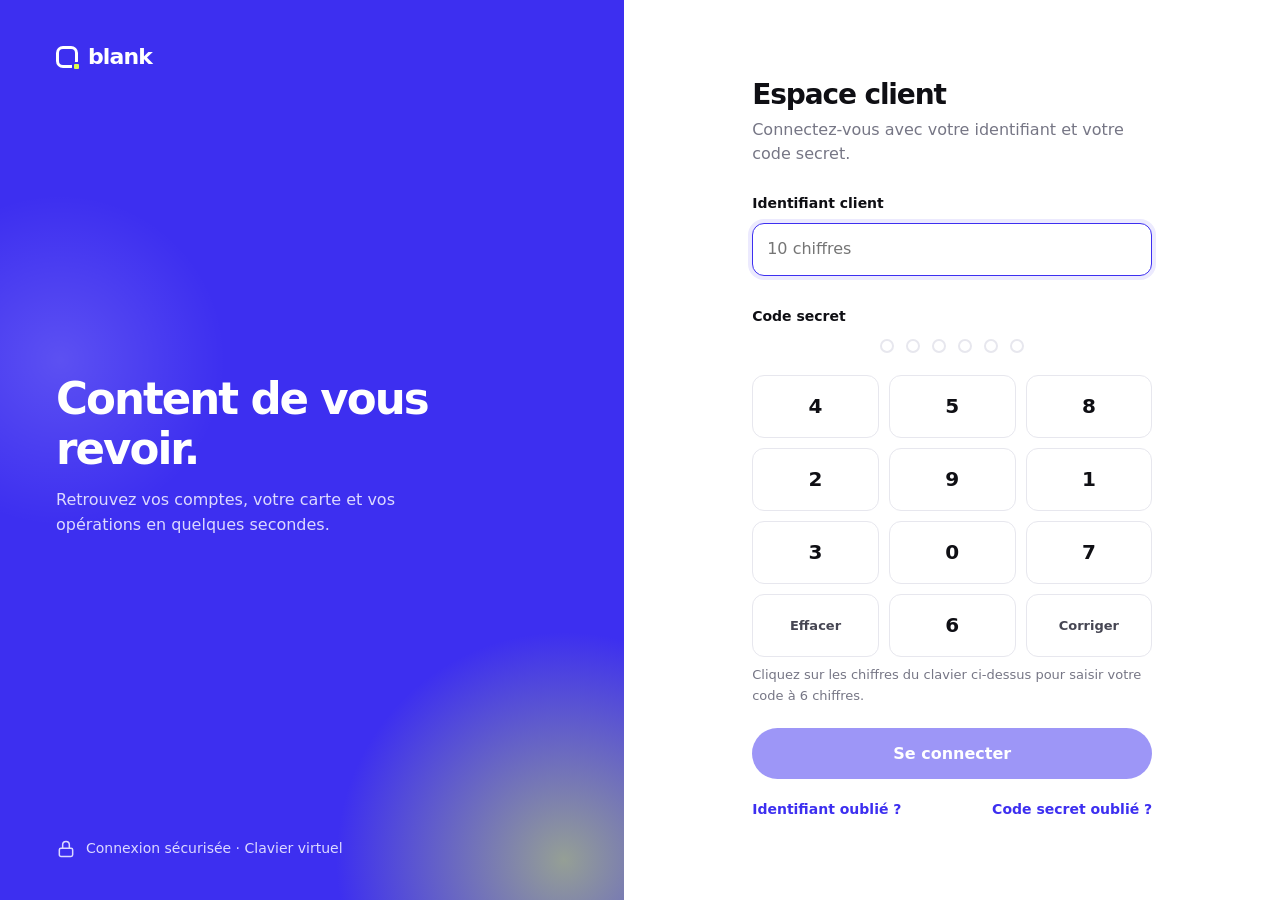
<file: virements.html>
<!doctype html>
<html lang="fr">
<head>
  <meta charset="utf-8">
  <meta name="viewport" content="width=device-width, initial-scale=1">
  <meta name="robots" content="noindex, nofollow">
  <title>Virements · BLANK</title>
  <link rel="icon" href="assets/favicon.svg" type="image/svg+xml">
  <link rel="stylesheet" href="assets/css/style.css">
  <link rel="stylesheet" href="assets/css/motion.css">
  <script>try { if (!sessionStorage.getItem('blank_auth')) location.replace('connexion.html'); } catch (e) { location.replace('connexion.html'); }</script>
</head>
<body class="app-body" data-page="virements">
  <div class="app">
    <aside class="sidebar" id="sidebar"></aside>
    <div class="scrim" id="scrim"></div>
    <div class="app-main">
      <header class="topbar" id="topbar"></header>
      <main class="page"><div class="page-inner">
        <div class="page-head">
          <div><h1>Virements</h1><p>Virements instantanés, 24 h/24 et 7 j/7</p></div>
        </div>
        <div class="dash-grid" style="margin-top:0">
          <section class="panel">
            <div class="panel-head"><h2>Nouveau virement</h2></div>
            <div id="vErr"></div>
            <form id="vForm" novalidate>
              <div class="steps-form">
                <div class="field full"><label for="from">Compte à débiter</label><select class="select" id="from" disabled></select></div>
                <div class="field full"><label for="benef">Bénéficiaire</label><select class="select" id="benef"></select></div>
                <div id="newBenef" class="steps-form" style="grid-column:1/-1" hidden>
                  <div class="field full"><label for="nName">Nom du bénéficiaire</label><input class="input" id="nName" autocomplete="off"></div>
                  <div class="field full"><label for="nIban">IBAN</label><input class="input num" id="nIban" placeholder="FR76 ..." autocomplete="off"></div>
                </div>
                <div class="field"><label for="amount">Montant</label><div class="amount-input"><input class="input" id="amount" inputmode="decimal" placeholder="0,00" autocomplete="off"></div></div>
                <div class="field"><label for="motif">Motif (facultatif)</label><input class="input" id="motif" maxlength="35" autocomplete="off"></div>
              </div>
              <button class="btn btn-primary" type="submit">Continuer</button>
            </form>
          </section>
          <section class="panel">
            <div class="panel-head"><h2>Virements récents</h2></div>
            <div id="recent"></div>
          </section>
        </div>
      </div></main>
    </div>
  </div>

  <script src="assets/js/common.js"></script>
  <script src="assets/js/motion.js"></script>
  <script src="assets/js/data.js"></script>
  <script src="assets/js/shell.js"></script>
  <script src="assets/js/virements.js"></script>
</body>
</html>
</file>
<file: assets/css/style.css>
/* =========================================================
   BLANK — feuille de style commune
   ========================================================= */

:root {
  --ink: #0f0f14;
  --ink-2: #464653;
  --muted: #767685;
  --line: #e7e7ee;
  --bg: #f6f6fa;
  --paper: #ffffff;
  --accent: #3d2ff0;
  --accent-2: #2a1fc4;
  --accent-soft: #eceafe;
  --lime: #ddfb4b;
  --pos: #0b8a5c;
  --pos-soft: #e3f6ee;
  --warn: #9a5b00;
  --warn-soft: #fff3dc;
  --neg: #c62843;
  --neg-soft: #fde8ec;
  --radius: 14px;
  --radius-lg: 22px;
  --shadow: 0 1px 2px rgba(15, 15, 20, .04), 0 8px 24px rgba(15, 15, 20, .06);
  --shadow-lg: 0 2px 4px rgba(15, 15, 20, .05), 0 24px 56px rgba(15, 15, 20, .14);
  --font: ui-sans-serif, system-ui, -apple-system, "Segoe UI", Roboto, "Helvetica Neue", Arial, sans-serif;
}

*, *::before, *::after { box-sizing: border-box; }
html { scroll-behavior: smooth; -webkit-text-size-adjust: 100%; }
body {
  margin: 0;
  font-family: var(--font);
  font-size: 16px;
  line-height: 1.55;
  color: var(--ink);
  background: var(--paper);
  -webkit-font-smoothing: antialiased;
}
img, svg { max-width: 100%; display: block; }
a { color: inherit; text-decoration: none; }
button, input, select { font: inherit; color: inherit; }
h1, h2, h3, h4 { margin: 0; line-height: 1.15; letter-spacing: -.02em; }
p { margin: 0; }
ul { margin: 0; padding: 0; list-style: none; }
:focus-visible { outline: 3px solid var(--accent); outline-offset: 2px; border-radius: 6px; }
.sr-only { position: absolute; width: 1px; height: 1px; overflow: hidden; clip: rect(0 0 0 0); white-space: nowrap; }
.container { width: 100%; max-width: 1120px; margin: 0 auto; padding: 0 20px; }
.ic { width: 20px; height: 20px; flex: none; fill: none; stroke: currentColor; stroke-width: 1.8; stroke-linecap: round; stroke-linejoin: round; }
.num { font-variant-numeric: tabular-nums; }

/* ---------- Logo ---------- */
.logo { display: inline-flex; align-items: center; gap: 10px; font-weight: 800; font-size: 22px; letter-spacing: -.04em; }
.logo-mark { width: 22px; height: 22px; border: 3.5px solid currentColor; border-radius: 7px; position: relative; }
.logo-mark::after { content: ""; position: absolute; right: -6px; bottom: -6px; width: 9px; height: 9px; border-radius: 3px; background: var(--lime); border: 2px solid var(--ink); }
.logo.on-dark .logo-mark::after { border-color: var(--accent); }

/* ---------- Boutons ---------- */
.btn {
  display: inline-flex; align-items: center; justify-content: center; gap: 8px;
  padding: 12px 20px; border-radius: 999px; border: 1.5px solid transparent;
  font-weight: 650; font-size: 15px; line-height: 1.2; cursor: pointer;
  transition: transform .12s ease, background .15s ease, border-color .15s ease, box-shadow .15s ease;
  white-space: nowrap;
}
.btn:active { transform: translateY(1px); }
.btn-primary { background: var(--accent); color: #fff; box-shadow: 0 6px 18px rgba(61, 47, 240, .28); }
.btn-primary:hover { background: var(--accent-2); }
.btn-dark { background: var(--ink); color: #fff; }
.btn-dark:hover { background: #26262f; }
.btn-ghost { background: transparent; border-color: var(--line); color: var(--ink); }
.btn-ghost:hover { border-color: var(--ink); }
.btn-light { background: #fff; color: var(--ink); }
.btn-lg { padding: 15px 26px; font-size: 16px; }
.btn-sm { padding: 8px 14px; font-size: 14px; }
.btn-block { width: 100%; }
.btn[disabled] { opacity: .5; cursor: not-allowed; box-shadow: none; }

/* =========================================================
   SITE VITRINE
   ========================================================= */
.site-header { position: sticky; top: 0; z-index: 50; background: rgba(255, 255, 255, .86); backdrop-filter: saturate(1.4) blur(14px); border-bottom: 1px solid transparent; transition: border-color .2s; }
.site-header.scrolled { border-color: var(--line); }
.nav { display: flex; align-items: center; justify-content: space-between; height: 72px; gap: 16px; }
.nav-links { display: flex; gap: 28px; font-weight: 550; font-size: 15px; color: var(--ink-2); }
.nav-links a:hover { color: var(--accent); }
.nav-cta { display: flex; gap: 10px; align-items: center; }
.nav-toggle { display: none; background: none; border: 0; padding: 8px; cursor: pointer; }
.mobile-menu { display: none; }

.hero { position: relative; overflow: hidden; padding: 56px 0 88px; background: radial-gradient(900px 420px at 85% 0%, var(--accent-soft), transparent 70%); }
.hero-grid { display: grid; grid-template-columns: 1.1fr .9fr; gap: 48px; align-items: center; }
.eyebrow { display: inline-flex; align-items: center; gap: 8px; padding: 6px 14px 6px 8px; border-radius: 999px; background: var(--paper); border: 1px solid var(--line); font-size: 13.5px; font-weight: 600; color: var(--ink-2); box-shadow: var(--shadow); }
.eyebrow b { background: var(--lime); color: var(--ink); padding: 2px 9px; border-radius: 999px; font-size: 12px; letter-spacing: .02em; }
.hero h1 { font-size: clamp(38px, 6vw, 66px); font-weight: 800; margin: 20px 0 20px; letter-spacing: -.045em; }
.hero h1 mark { background: linear-gradient(transparent 62%, var(--lime) 62%, var(--lime) 92%, transparent 92%); color: inherit; padding: 0 2px; }
.hero p.lead { font-size: 19px; color: var(--ink-2); max-width: 520px; }
.hero-actions { display: flex; gap: 12px; flex-wrap: wrap; margin-top: 30px; }
.hero-points { display: flex; gap: 18px 24px; flex-wrap: wrap; margin-top: 26px; color: var(--muted); font-size: 14px; font-weight: 550; }
.hero-points span { display: inline-flex; align-items: center; gap: 6px; }
.hero-points .ic { width: 16px; height: 16px; color: var(--pos); stroke-width: 2.4; }

.hero-visual { position: relative; min-height: 380px; display: grid; place-items: center; }
.bank-card { width: min(100%, 360px); aspect-ratio: 1.586; border-radius: 22px; padding: 24px; color: #fff; background: linear-gradient(135deg, #4a3cff 0%, #2a1fc4 55%, #17108a 100%); box-shadow: var(--shadow-lg); position: relative; display: flex; flex-direction: column; justify-content: space-between; transform: rotate(-5deg); overflow: hidden; }
.bank-card::before { content: ""; position: absolute; width: 280px; height: 280px; border-radius: 50%; right: -90px; top: -110px; background: radial-gradient(circle, rgba(221, 251, 75, .55), transparent 65%); }
.bank-card .logo { font-size: 20px; position: relative; }
.bank-card .chip { width: 38px; height: 28px; border-radius: 7px; background: linear-gradient(135deg, #f5e7a8, #c9a94e); position: relative; }
.bank-card .pan { font-size: 17px; letter-spacing: .14em; font-variant-numeric: tabular-nums; position: relative; }
.bank-card .holder { display: flex; justify-content: space-between; font-size: 12.5px; opacity: .9; position: relative; text-transform: uppercase; letter-spacing: .06em; }
.notif { position: absolute; display: flex; gap: 12px; align-items: center; background: var(--paper); border: 1px solid var(--line); border-radius: 16px; padding: 12px 16px; box-shadow: var(--shadow-lg); font-size: 14px; }
.notif small { display: block; color: var(--muted); font-size: 12px; }
.notif strong { font-variant-numeric: tabular-nums; }
.notif .dot { width: 36px; height: 36px; border-radius: 12px; display: grid; place-items: center; background: var(--pos-soft); color: var(--pos); }
.notif-1 { left: -4px; bottom: 36px; }
.notif-2 { right: -6px; top: 20px; }
.notif-2 .dot { background: var(--accent-soft); color: var(--accent); }

.stats { border-block: 1px solid var(--line); background: var(--bg); }
.stats-grid { display: grid; grid-template-columns: repeat(3, 1fr); text-align: center; }
.stat { padding: 28px 12px; }
.stat strong { display: block; font-size: 34px; letter-spacing: -.04em; }
.stat span { color: var(--muted); font-size: 14.5px; }

.section { padding: 92px 0; }
.section.alt { background: var(--bg); }
.section-head { max-width: 640px; margin: 0 auto 52px; text-align: center; }
.kicker { font-size: 13px; font-weight: 750; letter-spacing: .12em; text-transform: uppercase; color: var(--accent); margin-bottom: 12px; }
.section-head h2 { font-size: clamp(30px, 4.2vw, 44px); font-weight: 800; letter-spacing: -.04em; }
.section-head p { margin-top: 14px; color: var(--ink-2); font-size: 17.5px; }
[id] { scroll-margin-top: 88px; }

.grid-3 { display: grid; grid-template-columns: repeat(3, 1fr); gap: 20px; }
.feature { background: var(--paper); border: 1px solid var(--line); border-radius: var(--radius-lg); padding: 28px; transition: transform .2s, box-shadow .2s, border-color .2s; }
.feature:hover { transform: translateY(-3px); box-shadow: var(--shadow); border-color: transparent; }
.feature .ico { width: 46px; height: 46px; border-radius: 14px; display: grid; place-items: center; background: var(--accent-soft); color: var(--accent); margin-bottom: 18px; }
.feature .ico .ic { width: 22px; height: 22px; }
.feature h3 { font-size: 19px; margin-bottom: 8px; letter-spacing: -.02em; }
.feature p { color: var(--ink-2); font-size: 15.5px; }

.steps { display: grid; grid-template-columns: repeat(3, 1fr); gap: 20px; counter-reset: step; }
.step { position: relative; padding: 28px; border-radius: var(--radius-lg); background: var(--paper); border: 1px solid var(--line); }
.step::before { counter-increment: step; content: counter(step); display: grid; place-items: center; width: 40px; height: 40px; border-radius: 50%; background: var(--ink); color: var(--lime); font-weight: 800; margin-bottom: 18px; }
.step h3 { font-size: 19px; margin-bottom: 8px; }
.step p { color: var(--ink-2); font-size: 15.5px; }

.pricing { display: grid; grid-template-columns: repeat(3, 1fr); gap: 20px; align-items: stretch; }
.plan { background: var(--paper); border: 1px solid var(--line); border-radius: var(--radius-lg); padding: 32px 28px; display: flex; flex-direction: column; }
.plan h3 { font-size: 20px; }
.plan .tag { color: var(--muted); font-size: 14.5px; margin-top: 4px; min-height: 22px; }
.plan .price { font-size: 46px; font-weight: 800; letter-spacing: -.05em; margin: 22px 0 4px; }
.plan .price small { font-size: 15px; font-weight: 550; color: var(--muted); letter-spacing: 0; }
.plan ul { margin: 22px 0 28px; display: grid; gap: 12px; font-size: 15px; color: var(--ink-2); flex: 1; }
.plan li { display: flex; gap: 10px; align-items: flex-start; }
.plan li .ic { width: 18px; height: 18px; margin-top: 2px; color: var(--pos); stroke-width: 2.4; }
.plan-featured { background: var(--ink); color: #fff; border-color: var(--ink); position: relative; box-shadow: var(--shadow-lg); }
.plan-featured .tag, .plan-featured .price small, .plan-featured ul { color: #c9c9d6; }
.plan-featured li .ic { color: var(--lime); }
.plan-featured .badge-top { position: absolute; top: -13px; left: 28px; background: var(--lime); color: var(--ink); font-size: 12px; font-weight: 800; padding: 4px 12px; border-radius: 999px; letter-spacing: .03em; }

.about { display: grid; grid-template-columns: 1fr 1fr; gap: 56px; align-items: center; }
.about h2 { font-size: clamp(30px, 4vw, 42px); font-weight: 800; letter-spacing: -.04em; margin-bottom: 18px; }
.about p { color: var(--ink-2); font-size: 17px; margin-bottom: 14px; }
.about-panel { background: var(--ink); color: #fff; border-radius: var(--radius-lg); padding: 36px; display: grid; gap: 22px; }
.about-panel div { display: grid; grid-template-columns: 72px 1fr; gap: 16px; align-items: baseline; padding-bottom: 20px; border-bottom: 1px solid #2a2a35; }
.about-panel div:last-child { border: 0; padding: 0; }
.about-panel strong { font-size: 30px; color: var(--lime); letter-spacing: -.04em; }
.about-panel span { color: #c9c9d6; font-size: 15.5px; }

.faq { max-width: 760px; margin: 0 auto; display: grid; gap: 12px; }
.faq details { background: var(--paper); border: 1px solid var(--line); border-radius: var(--radius); padding: 0 22px; }
.faq summary { list-style: none; cursor: pointer; padding: 20px 0; font-weight: 650; font-size: 17px; display: flex; justify-content: space-between; gap: 16px; align-items: center; }
.faq summary::-webkit-details-marker { display: none; }
.faq summary::after { content: "+"; font-size: 24px; line-height: 1; color: var(--accent); transition: transform .2s; }
.faq details[open] summary::after { transform: rotate(45deg); }
.faq details p { padding: 0 0 20px; color: var(--ink-2); }

.cta-band { background: var(--accent); color: #fff; border-radius: 28px; padding: 56px 40px; text-align: center; position: relative; overflow: hidden; }
.cta-band::after { content: ""; position: absolute; width: 380px; height: 380px; border-radius: 50%; left: -120px; bottom: -220px; background: radial-gradient(circle, rgba(221, 251, 75, .5), transparent 65%); }
.cta-band h2 { font-size: clamp(28px, 4vw, 42px); font-weight: 800; letter-spacing: -.04em; position: relative; }
.cta-band p { margin: 14px auto 28px; max-width: 520px; color: #dcd9ff; font-size: 17.5px; position: relative; }
.cta-band .btn { position: relative; }

.site-footer { background: var(--ink); color: #c9c9d6; padding: 64px 0 36px; margin-top: 92px; font-size: 14.5px; }
.footer-grid { display: grid; grid-template-columns: 1.6fr repeat(3, 1fr); gap: 36px; }
.site-footer .logo { color: #fff; margin-bottom: 14px; }
.site-footer h4 { color: #fff; font-size: 14px; letter-spacing: .02em; margin-bottom: 14px; }
.site-footer li + li { margin-top: 9px; }
.site-footer a:hover { color: #fff; text-decoration: underline; }
.footer-legal { border-top: 1px solid #2a2a35; margin-top: 44px; padding-top: 26px; font-size: 13px; color: #8d8d9c; display: grid; gap: 10px; }

/* =========================================================
   CONNEXION
   ========================================================= */
.auth { min-height: 100vh; display: grid; grid-template-columns: 1fr 1.05fr; }
.auth-aside { background: var(--accent); color: #fff; padding: 40px 56px; display: flex; flex-direction: column; justify-content: space-between; position: relative; overflow: hidden; }
.auth-aside::after { content: ""; position: absolute; width: 520px; height: 520px; border-radius: 50%; right: -200px; bottom: -220px; background: radial-gradient(circle, rgba(221, 251, 75, .55), transparent 62%); }
.auth-aside h1 { font-size: clamp(30px, 3.4vw, 44px); font-weight: 800; letter-spacing: -.045em; max-width: 440px; position: relative; }
.auth-aside p { color: #dcd9ff; max-width: 400px; margin-top: 14px; position: relative; }
.auth-aside .secure { display: flex; gap: 10px; align-items: center; font-size: 14px; color: #dcd9ff; position: relative; }
.auth-main { display: grid; place-items: center; padding: 40px 24px; }
.auth-box { width: 100%; max-width: 400px; }
.auth-box h2 { font-size: 28px; font-weight: 800; letter-spacing: -.04em; }
.auth-box > p { color: var(--muted); margin: 6px 0 26px; }
.field { display: grid; gap: 8px; margin-bottom: 22px; }
.field label, .label { font-weight: 650; font-size: 14px; }
.input, .select { width: 100%; padding: 13px 14px; border: 1.5px solid var(--line); border-radius: 12px; background: var(--paper); font-size: 16px; transition: border-color .15s, box-shadow .15s; }
.input:focus, .select:focus { outline: 0; border-color: var(--accent); box-shadow: 0 0 0 4px var(--accent-soft); }
.input.invalid { border-color: var(--neg); }
.hint { font-size: 13px; color: var(--muted); }
.error-msg { font-size: 13.5px; color: var(--neg); font-weight: 550; min-height: 0; }
.code-dots { display: flex; gap: 12px; justify-content: center; margin: 4px 0 14px; }
.code-dots i { width: 14px; height: 14px; border-radius: 50%; border: 2px solid var(--line); transition: all .12s; }
.code-dots i.on { background: var(--ink); border-color: var(--ink); transform: scale(1.1); }
.keypad { display: grid; grid-template-columns: repeat(3, 1fr); gap: 10px; }
.key { padding: 15px 0; border: 1.5px solid var(--line); border-radius: 12px; background: var(--paper); font-size: 20px; font-weight: 650; cursor: pointer; transition: background .1s, border-color .1s, transform .08s; }
.key:hover { border-color: var(--ink); background: var(--bg); }
.key:active { transform: scale(.96); }
.key.ctl { font-size: 13px; color: var(--ink-2); font-weight: 600; }
.alert { padding: 12px 14px; border-radius: 12px; font-size: 14.5px; margin-bottom: 20px; display: flex; gap: 10px; align-items: flex-start; }
.alert-err { background: var(--neg-soft); color: var(--neg); }
.alert-warn { background: var(--warn-soft); color: var(--warn); }
.alert-ok { background: var(--pos-soft); color: var(--pos); }
.alert .ic { margin-top: 2px; width: 18px; height: 18px; }
.auth-links { display: flex; justify-content: space-between; gap: 12px; flex-wrap: wrap; margin-top: 20px; font-size: 14px; }
.auth-links a { color: var(--accent); font-weight: 600; }
.auth-links a:hover { text-decoration: underline; }
.spinner { width: 16px; height: 16px; border-radius: 50%; border: 2.5px solid rgba(255, 255, 255, .4); border-top-color: #fff; animation: spin .7s linear infinite; }
@keyframes spin { to { transform: rotate(360deg); } }

/* =========================================================
   ESPACE CLIENT
   ========================================================= */
.app-body { background: var(--bg); }
.app { display: grid; grid-template-columns: 256px 1fr; min-height: 100vh; }
.sidebar { background: var(--paper); border-right: 1px solid var(--line); padding: 24px 16px; display: flex; flex-direction: column; position: sticky; top: 0; height: 100vh; }
.sidebar .logo { padding: 4px 12px 28px; }
.side-nav { display: grid; gap: 4px; }
.side-link { display: flex; align-items: center; gap: 12px; padding: 11px 12px; border-radius: 12px; font-weight: 600; font-size: 15px; color: var(--ink-2); }
.side-link:hover { background: var(--bg); color: var(--ink); }
.side-link.active { background: var(--accent-soft); color: var(--accent); }
.side-foot { margin-top: auto; border-top: 1px solid var(--line); padding-top: 16px; display: grid; gap: 6px; }
.side-foot small { color: var(--muted); padding: 0 12px; font-size: 12.5px; }
.app-main { min-width: 0; display: flex; flex-direction: column; }
.topbar { height: 68px; display: flex; align-items: center; justify-content: space-between; padding: 0 32px; background: rgba(246, 246, 250, .9); backdrop-filter: blur(10px); position: sticky; top: 0; z-index: 20; border-bottom: 1px solid var(--line); }
.topbar .burger { display: none; background: none; border: 0; padding: 8px; margin-left: -8px; cursor: pointer; }
.topbar .logo { display: none; font-size: 20px; }
.user-chip { display: flex; align-items: center; gap: 10px; margin-left: auto; font-weight: 600; font-size: 14.5px; }
.avatar { width: 36px; height: 36px; border-radius: 50%; background: var(--ink); color: var(--lime); display: grid; place-items: center; font-weight: 800; font-size: 14px; }
.user-chip .who { line-height: 1.2; text-align: right; }
.user-chip .who small { display: block; color: var(--muted); font-weight: 500; font-size: 12px; }
.page { padding: 32px; }
.page-inner { max-width: 1080px; margin: 0 auto; }
.page-head { display: flex; justify-content: space-between; align-items: flex-end; gap: 16px; flex-wrap: wrap; margin-bottom: 26px; }
.page-head h1 { font-size: 30px; font-weight: 800; letter-spacing: -.04em; }
.page-head p { color: var(--muted); margin-top: 4px; }
.page-head .total { text-align: right; }
.page-head .total small { display: block; color: var(--muted); font-size: 12.5px; font-weight: 650; letter-spacing: .06em; text-transform: uppercase; }
.page-head .total b { font-size: 26px; font-weight: 800; letter-spacing: -.035em; font-variant-numeric: tabular-nums; }
.scrim { display: none; }

.panel { background: var(--paper); border: 1px solid var(--line); border-radius: var(--radius-lg); padding: 24px; }
.panel + .panel { margin-top: 20px; }
.panel-head { display: flex; justify-content: space-between; align-items: center; gap: 12px; margin-bottom: 16px; }
.panel-head h2 { font-size: 18px; letter-spacing: -.02em; }
.link { color: var(--accent); font-weight: 650; font-size: 14.5px; }
.link:hover { text-decoration: underline; }
.grid-2 { display: grid; grid-template-columns: repeat(2, 1fr); gap: 20px; }
.dash-grid { display: grid; grid-template-columns: minmax(0, 1.55fr) minmax(0, 1fr); gap: 20px; margin-top: 20px; align-items: start; }
.dash-grid .panel + .panel { margin-top: 20px; }

.acct { border-radius: var(--radius-lg); padding: 24px; position: relative; overflow: hidden; display: flex; flex-direction: column; gap: 4px; min-height: 190px; }
.acct.main { background: var(--ink); color: #fff; }
.acct.main::after { content: ""; position: absolute; width: 260px; height: 260px; border-radius: 50%; right: -90px; top: -120px; background: radial-gradient(circle, rgba(221, 251, 75, .4), transparent 65%); }
.acct.sec { background: var(--paper); border: 1px solid var(--line); }
.acct .label { font-weight: 600; font-size: 14px; opacity: .8; display: flex; gap: 8px; align-items: center; }
.acct .amount { font-size: 38px; font-weight: 800; letter-spacing: -.045em; margin: 6px 0 2px; font-variant-numeric: tabular-nums; }
.acct .sub { font-size: 13.5px; opacity: .75; font-variant-numeric: tabular-nums; }
.acct .actions { margin-top: auto; padding-top: 18px; display: flex; gap: 8px; flex-wrap: wrap; position: relative; z-index: 1; }
.acct.main .btn-ghost { border-color: #3a3a46; color: #fff; }
.acct.main .btn-ghost:hover { border-color: #fff; }
.pill { display: inline-flex; align-items: center; gap: 6px; padding: 3px 10px; border-radius: 999px; font-size: 12.5px; font-weight: 650; background: var(--bg); color: var(--ink-2); }
.pill.pos { background: var(--pos-soft); color: var(--pos); }
.pill.warn { background: var(--warn-soft); color: var(--warn); }
.pill.neg { background: var(--neg-soft); color: var(--neg); }
.pill.acc { background: var(--accent-soft); color: var(--accent); }

.day { font-size: 12.5px; font-weight: 700; letter-spacing: .06em; text-transform: uppercase; color: var(--muted); padding: 18px 0 8px; }
.day:first-child { padding-top: 0; }
.op { display: grid; grid-template-columns: 42px 1fr auto; gap: 14px; align-items: center; padding: 11px 0; border-top: 1px solid var(--line); }
.day + .op { border-top: 0; }
.op-ico { width: 42px; height: 42px; border-radius: 14px; display: grid; place-items: center; font-weight: 800; font-size: 14px; color: var(--ink); }
.op-main { min-width: 0; }
.op-label { font-weight: 600; font-size: 15px; white-space: nowrap; overflow: hidden; text-overflow: ellipsis; }
.op-meta { font-size: 13px; color: var(--muted); display: flex; gap: 8px; align-items: center; flex-wrap: wrap; }
.op-amt { text-align: right; font-weight: 700; font-variant-numeric: tabular-nums; white-space: nowrap; }
.op-amt small { display: block; font-weight: 500; color: var(--muted); font-size: 12.5px; }
.op-amt.pos { color: var(--pos); }
.empty { text-align: center; color: var(--muted); padding: 40px 0; }

.filters { display: grid; grid-template-columns: 1.6fr 1fr 1fr auto; gap: 10px; margin-bottom: 18px; }
.sumbar { display: flex; gap: 24px; flex-wrap: wrap; padding: 14px 16px; background: var(--bg); border-radius: 12px; margin-bottom: 18px; font-size: 14.5px; }
.sumbar b { font-variant-numeric: tabular-nums; }

.card-visual { aspect-ratio: 1.586; border-radius: 18px; padding: 20px; color: #fff; background: linear-gradient(135deg, #4a3cff 0%, #2a1fc4 55%, #17108a 100%); display: flex; flex-direction: column; justify-content: space-between; position: relative; overflow: hidden; transition: filter .3s, opacity .3s; }
.card-visual::before { content: ""; position: absolute; width: 220px; height: 220px; border-radius: 50%; right: -80px; top: -90px; background: radial-gradient(circle, rgba(221, 251, 75, .5), transparent 65%); }
.card-visual.locked { filter: grayscale(1) brightness(.7); }
.card-visual .logo { font-size: 17px; position: relative; }
.card-visual .pan { letter-spacing: .14em; font-size: 15.5px; position: relative; font-variant-numeric: tabular-nums; }
.card-visual .holder { display: flex; justify-content: space-between; font-size: 11.5px; text-transform: uppercase; letter-spacing: .06em; opacity: .9; position: relative; }
a.card-visual { text-decoration: none; }
.card-hint { text-align: center; max-width: 420px; margin: 14px auto 0; }
.bar-row .hint { display: block; margin-top: 5px; }
.kv.compact .kv-row { grid-template-columns: 130px 1fr; padding: 11px 0; }
.kv.compact .kv-row dd { font-size: 14.5px; }
.toggle-row { display: flex; justify-content: space-between; align-items: center; gap: 14px; padding: 14px 0; border-top: 1px solid var(--line); font-size: 14.5px; }
.toggle-row:first-of-type { margin-top: 16px; }
.toggle-row small { display: block; color: var(--muted); font-size: 12.5px; }
.switch { position: relative; width: 46px; height: 28px; flex: none; }
.switch input { position: absolute; inset: 0; opacity: 0; cursor: pointer; margin: 0; z-index: 1; }
.switch span { position: absolute; inset: 0; background: #d5d5df; border-radius: 999px; transition: background .2s; }
.switch span::after { content: ""; position: absolute; top: 3px; left: 3px; width: 22px; height: 22px; border-radius: 50%; background: #fff; box-shadow: 0 1px 3px rgba(0, 0, 0, .25); transition: transform .2s; }
.switch input:checked + span { background: var(--accent); }
.switch input:checked + span::after { transform: translateX(18px); }
.switch input:focus-visible + span { outline: 3px solid var(--accent); outline-offset: 2px; }

.upcoming li { display: flex; justify-content: space-between; gap: 12px; padding: 11px 0; border-top: 1px solid var(--line); font-size: 14.5px; }
.upcoming li:first-child { border-top: 0; padding-top: 0; }
.upcoming small { display: block; color: var(--muted); font-size: 12.5px; }
.upcoming .amt { font-weight: 700; font-variant-numeric: tabular-nums; white-space: nowrap; }

.bars { display: grid; gap: 14px; }
.bar-row .top { display: flex; justify-content: space-between; font-size: 14px; margin-bottom: 6px; }
.bar-row .top b { font-variant-numeric: tabular-nums; }
.bar { height: 8px; background: var(--bg); border-radius: 999px; overflow: hidden; }
.bar i { display: block; height: 100%; border-radius: 999px; background: var(--accent); }

table.tbl { width: 100%; border-collapse: collapse; font-size: 14.5px; }
.tbl th { text-align: left; font-size: 12px; text-transform: uppercase; letter-spacing: .06em; color: var(--muted); padding: 0 12px 12px; font-weight: 700; }
.tbl td { padding: 14px 12px; border-top: 1px solid var(--line); vertical-align: middle; }
.tbl td:not(.c-name) { white-space: nowrap; }
.tbl th:first-child, .tbl td:first-child { padding-left: 0; }
.tbl th:last-child, .tbl td:last-child { padding-right: 0; text-align: right; }
.tbl .creditor { display: flex; align-items: center; gap: 12px; font-weight: 650; }
.tbl .creditor small { display: block; color: var(--muted); font-weight: 500; font-size: 12.5px; }
.tbl .mono { font-variant-numeric: tabular-nums; font-size: 13.5px; color: var(--ink-2); }
.tbl .amt { font-weight: 700; font-variant-numeric: tabular-nums; white-space: nowrap; }

.kv { display: grid; gap: 0; }
.kv-row { display: grid; grid-template-columns: 190px 1fr auto; gap: 16px; align-items: center; padding: 14px 0; border-top: 1px solid var(--line); }
.kv-row:first-child { border-top: 0; }
.kv-row dt { color: var(--muted); font-size: 14px; }
.kv-row dd { margin: 0; font-weight: 650; font-variant-numeric: tabular-nums; word-break: break-word; }
.kv-row dd.big { font-size: 18px; letter-spacing: .03em; }
.rib-actions { display: flex; gap: 10px; flex-wrap: wrap; }
.print-only { display: none; }

.steps-form { display: grid; grid-template-columns: 1fr 1fr; gap: 0 18px; }
.steps-form .field.full { grid-column: 1 / -1; }
.amount-input { position: relative; }
.amount-input .input { padding-right: 38px; font-weight: 700; font-size: 20px; font-variant-numeric: tabular-nums; }
.amount-input::after { content: "€"; position: absolute; right: 16px; top: 50%; transform: translateY(-50%); font-weight: 700; color: var(--muted); }
.recap { display: grid; gap: 0; margin: 4px 0 6px; }
.recap div { display: flex; justify-content: space-between; gap: 16px; padding: 10px 0; border-top: 1px solid var(--line); font-size: 14.5px; }
.recap div:first-child { border-top: 0; }
.recap span { color: var(--muted); }
.recap b { text-align: right; word-break: break-all; }

/* ---------- Modale & toast ---------- */
.modal-wrap { position: fixed; inset: 0; z-index: 100; background: rgba(15, 15, 20, .5); display: grid; place-items: center; padding: 20px; animation: fade .15s ease; }
.modal { background: var(--paper); border-radius: 22px; padding: 28px; width: 100%; max-width: 460px; box-shadow: var(--shadow-lg); max-height: 90vh; overflow: auto; animation: pop .18s ease; }
.modal h3 { font-size: 21px; letter-spacing: -.03em; margin-bottom: 10px; }
.modal .body { color: var(--ink-2); font-size: 15.5px; }
.modal .body p + p { margin-top: 10px; }
.modal .actions { display: flex; gap: 10px; justify-content: flex-end; flex-wrap: wrap; margin-top: 24px; }
.toast { position: fixed; left: 50%; bottom: 28px; transform: translateX(-50%); background: var(--ink); color: #fff; padding: 13px 20px; border-radius: 14px; font-size: 14.5px; font-weight: 550; z-index: 120; box-shadow: var(--shadow-lg); max-width: calc(100vw - 32px); animation: pop .18s ease; }
@keyframes fade { from { opacity: 0; } }
@keyframes pop { from { opacity: 0; transform: translateY(8px) scale(.98); } }
.toast { animation-name: toastin; }
@keyframes toastin { from { opacity: 0; transform: translate(-50%, 10px); } }

/* =========================================================
   RESPONSIVE
   ========================================================= */
@media (max-width: 960px) {
  .hero-grid, .about { grid-template-columns: 1fr; }
  .hero-visual { min-height: 320px; order: -1; }
  .grid-3, .steps, .pricing { grid-template-columns: 1fr 1fr; }
  .footer-grid { grid-template-columns: 1fr 1fr; }
  .dash-grid { grid-template-columns: 1fr; }
  .auth { grid-template-columns: 1fr; }
  .auth-aside { padding: 28px 24px 36px; gap: 36px; }
  .auth-aside .secure { display: none; }
}

@media (max-width: 820px) {
  .app { grid-template-columns: 1fr; }
  .sidebar { position: fixed; z-index: 90; left: 0; top: 0; width: 272px; transform: translateX(-100%); transition: transform .22s ease; box-shadow: var(--shadow-lg); }
  body.nav-open .sidebar { transform: none; }
  body.nav-open .scrim { display: block; position: fixed; inset: 0; z-index: 80; background: rgba(15, 15, 20, .45); }
  .topbar { padding: 0 16px; }
  .topbar .burger { display: block; }
  .topbar .logo { display: inline-flex; margin-left: 4px; }
  .user-chip .who { display: none; }
  .page { padding: 20px 16px 40px; }
}

@media (max-width: 760px) {
  .nav-links, .nav-cta .btn-ghost { display: none; }
  .nav-toggle { display: block; }
  .mobile-menu.open { display: grid; gap: 4px; padding: 8px 20px 20px; border-bottom: 1px solid var(--line); background: #fff; }
  .mobile-menu a { padding: 12px 0; font-weight: 600; border-bottom: 1px solid var(--line); }
  .hero { padding: 28px 0 56px; }
  .section { padding: 64px 0; }
  .grid-3, .steps, .pricing, .stats-grid, .grid-2, .footer-grid { grid-template-columns: 1fr; }
  .stat { padding: 18px 12px; border-top: 1px solid var(--line); }
  .stat:first-child { border-top: 0; }
  .cta-band { padding: 44px 22px; }
  .filters { grid-template-columns: 1fr 1fr; }
  .filters .input:first-child { grid-column: 1 / -1; }
  .kv-row { grid-template-columns: 1fr auto; }
  .kv-row dt { grid-column: 1 / -1; }
  .steps-form { grid-template-columns: 1fr; }
  .notif-2 { display: none; }
  .tbl thead { display: none; }
  .tbl, .tbl tbody, .tbl tr, .tbl td { display: block; width: 100%; }
  .tbl tr { padding: 14px 0; border-top: 1px solid var(--line); display: grid; grid-template-columns: 1fr auto; gap: 4px 12px; }
  .tbl td { border: 0; padding: 0; text-align: left !important; }
  .tbl td.c-name { grid-column: 1 / -1; margin-bottom: 4px; }
  .tbl td[data-label]::before { content: attr(data-label) " · "; color: var(--muted); font-size: 12.5px; }
  .tbl td.c-action { grid-column: 1 / -1; margin-top: 8px; }
  .tbl td.c-action .btn { width: 100%; }
}

@media (prefers-reduced-motion: reduce) {
  * { animation: none !important; transition: none !important; scroll-behavior: auto !important; }
}

/* =========================================================
   IMPRESSION (RIB)
   ========================================================= */
@media print {
  body { background: #fff; }
  .sidebar, .topbar, .scrim, .rib-actions, .page-head, .no-print, .toast, .modal-wrap { display: none !important; }
  .app { display: block; }
  .page { padding: 0; }
  .panel { border: 1.5px solid #000; border-radius: 0; padding: 24px; }
  .print-only { display: flex; justify-content: space-between; align-items: center; margin-bottom: 24px; padding-bottom: 16px; border-bottom: 2px solid #000; }
  .kv-row { grid-template-columns: 190px 1fr; }
  .kv-row .copy-btn { display: none; }
}
</file>
<file: assets/css/motion.css>
/* =========================================================
   BLANK — animations et cartes interactives
   (chargée après style.css)
   ========================================================= */

:root { --ease: cubic-bezier(.2, .7, .2, 1); }

/* Transition entre pages : fondu natif, barre latérale fixe */
@view-transition { navigation: auto; }
.sidebar { view-transition-name: sidebar; }
.topbar { view-transition-name: topbar; }
::view-transition-old(root), ::view-transition-new(root) { animation-duration: .22s; }

@keyframes rise { from { opacity: 0; transform: translateY(16px); } to { opacity: 1; transform: none; } }
@keyframes fade { from { opacity: 0; } to { opacity: 1; } }
@keyframes popin { from { opacity: 0; scale: .8; } to { opacity: 1; scale: 1; } }
@keyframes float { 0%, 100% { translate: 0 0; } 50% { translate: 0 -12px; } }
@keyframes bob { 0%, 100% { translate: 0 0; } 50% { translate: 0 -7px; } }
@keyframes drift { 0%, 100% { transform: translate(0, 0) scale(1); } 50% { transform: translate(30px, -24px) scale(1.12); } }
@keyframes grow { from { transform: scaleX(0); } to { transform: scaleX(1); } }
@keyframes shake { 0%, 100% { transform: none; } 20% { transform: translateX(-9px); } 40% { transform: translateX(8px); } 60% { transform: translateX(-5px); } 80% { transform: translateX(3px); } }
@keyframes dotpop { 0% { transform: scale(.4); } 70% { transform: scale(1.35); } 100% { transform: scale(1.1); } }
@keyframes sheen { from { transform: translateX(-130%) skewX(-20deg); } to { transform: translateX(260%) skewX(-20deg); } }
@keyframes drain { from { transform: scaleX(1); } to { transform: scaleX(0); } }
@keyframes spin360 { to { transform: rotate(360deg); } }
@keyframes tick { 0% { transform: scale(.3); opacity: 0; } 60% { transform: scale(1.2); opacity: 1; } 100% { transform: scale(1); } }

/* ---------- Apparition au défilement (site vitrine) ---------- */
.js .reveal { opacity: 0; }
.js .reveal.in { opacity: 1; animation: rise .7s var(--ease) var(--d, 0s) backwards; }
.grid-3 > :nth-child(3n + 2), .steps > :nth-child(3n + 2), .pricing > :nth-child(3n + 2), .stats-grid > :nth-child(3n + 2) { --d: .1s; }
.grid-3 > :nth-child(3n), .steps > :nth-child(3n), .pricing > :nth-child(3n), .stats-grid > :nth-child(3n) { --d: .2s; }
.faq > :nth-child(2) { --d: .05s; } .faq > :nth-child(3) { --d: .1s; } .faq > :nth-child(4) { --d: .15s; } .faq > :nth-child(5) { --d: .2s; }

/* ---------- Entrée du héros ---------- */
.hero-grid > div:first-child > * { animation: rise .8s var(--ease) both; }
.hero-grid > div:first-child > :nth-child(1) { animation-delay: .05s; }
.hero-grid > div:first-child > :nth-child(2) { animation-delay: .15s; }
.hero-grid > div:first-child > :nth-child(3) { animation-delay: .25s; }
.hero-grid > div:first-child > :nth-child(4) { animation-delay: .35s; }
.hero-grid > div:first-child > :nth-child(5) { animation-delay: .45s; }
.hero::before, .hero::after { content: ""; position: absolute; border-radius: 50%; filter: blur(50px); pointer-events: none; animation: drift 14s ease-in-out infinite; }
.hero::before { width: 280px; height: 280px; left: -80px; bottom: -80px; background: rgba(221, 251, 75, .45); }
.hero::after { width: 320px; height: 320px; right: 12%; top: -120px; background: rgba(61, 47, 240, .18); animation-delay: -6s; }
.hero-grid { position: relative; z-index: 1; }

.hero-visual { perspective: 1100px; }
.bank-card { transform: rotate(-5deg) rotateX(var(--rx, 0deg)) rotateY(var(--ry, 0deg)); transition: transform .18s ease-out; animation: float 7s ease-in-out infinite; will-change: transform; }
.bank-card::after, .card-visual::after, .face::after { content: ""; position: absolute; inset: 0; pointer-events: none; background: radial-gradient(circle at var(--gx, 30%) var(--gy, 0%), rgba(255, 255, 255, .3), transparent 48%); opacity: 0; transition: opacity .25s; }
.is-tilting.bank-card::after, .is-tilting.card-visual::after, .is-tilting .face::after { opacity: 1; }
.notif { animation: popin .6s var(--ease) both, bob 6s ease-in-out infinite; }
.notif-1 { animation-delay: .9s, 1.5s; }
.notif-2 { animation-delay: 1.3s, 2.2s; }

/* ---------- Interactions du site vitrine ---------- */
.nav { transition: height .25s var(--ease); }
.site-header.scrolled .nav { height: 60px; }
.logo-mark { transition: transform .35s var(--ease); }
.logo:hover .logo-mark { transform: rotate(-12deg) scale(1.08); }
.nav-links a { position: relative; }
.nav-links a::after { content: ""; position: absolute; left: 0; right: 0; bottom: -6px; height: 2px; background: var(--accent); border-radius: 2px; transform: scaleX(0); transform-origin: left; transition: transform .25s var(--ease); }
.nav-links a:hover::after { transform: scaleX(1); }
.btn { position: relative; overflow: hidden; }
.btn:hover { transform: translateY(-2px); }
.btn:active { transform: translateY(0); }
.btn-primary::after, .btn-dark::after { content: ""; position: absolute; top: 0; bottom: 0; left: 0; width: 40%; background: linear-gradient(90deg, transparent, rgba(255, 255, 255, .28), transparent); transform: translateX(-130%) skewX(-20deg); pointer-events: none; }
.btn-primary:hover::after, .btn-dark:hover::after { animation: sheen .7s var(--ease); }
.feature .ico { transition: transform .35s var(--ease), background .25s, color .25s; }
.feature:hover .ico { transform: translateY(-3px) rotate(-6deg) scale(1.08); background: var(--accent); color: #fff; }
.step { transition: transform .25s var(--ease), box-shadow .25s; }
.step:hover { transform: translateY(-4px); box-shadow: var(--shadow); }
.plan { transition: transform .25s var(--ease), box-shadow .25s; }
.plan:hover { transform: translateY(-6px); box-shadow: var(--shadow-lg); }
.faq details[open] > p { animation: rise .35s var(--ease); }
.faq details { transition: border-color .2s, box-shadow .2s; }
.faq details:hover { border-color: #cfcfdc; }
.faq details[open] { box-shadow: var(--shadow); }
.cta-band::before { content: ""; position: absolute; width: 300px; height: 300px; border-radius: 50%; right: -80px; top: -140px; background: radial-gradient(circle, rgba(255, 255, 255, .22), transparent 65%); animation: drift 12s ease-in-out infinite; }
.about-panel > div { transition: transform .25s var(--ease); }
.about-panel > div:hover { transform: translateX(6px); }

/* ---------- Connexion ---------- */
.auth-aside > * { animation: rise .8s var(--ease) both; }
.auth-aside > :nth-child(2) { animation-delay: .12s; }
.auth-aside > :nth-child(3) { animation-delay: .24s; }
.auth-aside::before { content: ""; position: absolute; width: 360px; height: 360px; border-radius: 50%; left: -120px; top: 20%; background: radial-gradient(circle, rgba(255, 255, 255, .16), transparent 65%); animation: drift 13s ease-in-out infinite; }
.auth-box { animation: rise .7s var(--ease) .1s both; }
.code-dots i.on { animation: dotpop .22s var(--ease) both; }
.shake { animation: shake .45s var(--ease); }
.key { position: relative; overflow: hidden; }
.key::after { content: ""; position: absolute; inset: 0; background: radial-gradient(circle, rgba(61, 47, 240, .22), transparent 70%); opacity: 0; transform: scale(.4); transition: opacity .35s, transform .35s; pointer-events: none; }
.key:active::after { opacity: 1; transform: scale(1.4); transition: none; }
.btn-ok .tick { display: inline-grid; animation: tick .4s var(--ease) both; }

/* ---------- Espace client ---------- */
.page-inner > :not(#dash), #dash > * { animation: rise .55s var(--ease) both; }
.page-inner > :nth-child(2):not(#dash), #dash > :nth-child(2) { animation-delay: .06s; }
.page-inner > :nth-child(3):not(#dash), #dash > :nth-child(3) { animation-delay: .12s; }
.dash-grid > div > .panel { animation: rise .55s var(--ease) both; }
.dash-grid > div > .panel:nth-child(2) { animation-delay: .08s; }
.dash-grid > div > .panel:nth-child(3) { animation-delay: .16s; }
.grid-2 > .acct { animation: rise .55s var(--ease) both; }
.grid-2 > .acct:nth-child(2) { animation-delay: .08s; }
.acct { transition: transform .25s var(--ease), box-shadow .25s; }
.acct:hover { transform: translateY(-3px); box-shadow: var(--shadow); }
.side-link { transition: background .15s, color .15s, transform .2s var(--ease); }
.side-link:hover { transform: translateX(3px); }
.side-link .ic { transition: transform .25s var(--ease); }
.side-link:hover .ic { transform: scale(1.12); }
.stagger .op, .stagger .day { animation: rise .45s var(--ease) both; animation-delay: calc(var(--n, 0) * 35ms); }
.op-ico { transition: transform .25s var(--ease); }
.op:hover .op-ico { transform: scale(1.1) rotate(-4deg); }
.bar i { transform-origin: left; animation: grow 1s var(--ease) .25s both; }
.pill { transition: transform .2s var(--ease); }
.panel-head .link, .link { transition: color .15s; }
.avatar { transition: transform .3s var(--ease); }
.user-chip:hover .avatar { transform: rotate(-8deg) scale(1.08); }
.tbl tbody tr { animation: fade .5s ease both; }
.tbl tbody tr:nth-child(1) { animation-delay: .05s; } .tbl tbody tr:nth-child(2) { animation-delay: .1s; } .tbl tbody tr:nth-child(3) { animation-delay: .15s; } .tbl tbody tr:nth-child(4) { animation-delay: .2s; } .tbl tbody tr:nth-child(5) { animation-delay: .25s; } .tbl tbody tr:nth-child(n + 6) { animation-delay: .3s; }
.tbl tbody tr { transition: background .15s; }
.tbl tbody tr:hover { background: rgba(61, 47, 240, .035); }
.kv-row { transition: background .15s; }

/* Carte du tableau de bord */
.card-visual { transform: perspective(900px) rotateX(var(--rx, 0deg)) rotateY(var(--ry, 0deg)); transition: transform .18s ease-out, filter .3s, opacity .3s; will-change: transform; }
a.card-visual:hover { box-shadow: var(--shadow-lg); }

/* =========================================================
   CARTE INTERACTIVE (page « Ma carte »)
   ========================================================= */
.card3d { perspective: 1400px; width: 100%; max-width: 460px; margin: 0 auto; outline: none; cursor: pointer; -webkit-tap-highlight-color: transparent; }
.card3d:focus-visible .tilt { outline: 3px solid var(--accent); outline-offset: 6px; border-radius: 26px; }
.card3d .tilt { transform: rotateX(var(--rx, 0deg)) rotateY(var(--ry, 0deg)); transition: transform .18s ease-out; transform-style: preserve-3d; will-change: transform; animation: rise .7s var(--ease) both; }
.card3d .flip { position: relative; width: 100%; aspect-ratio: 1.586; transform-style: preserve-3d; transition: transform .85s var(--ease); }
.card3d.flipped .flip { transform: rotateY(180deg); }
.card3d.hint-wiggle .flip { animation: wiggle 1.2s var(--ease) .6s 1; }
@keyframes wiggle { 0%, 100% { transform: none; } 30% { transform: rotateY(-14deg); } 60% { transform: rotateY(9deg); } }

.face { position: absolute; inset: 0; border-radius: 22px; color: #fff; overflow: hidden; backface-visibility: hidden; -webkit-backface-visibility: hidden; box-shadow: var(--shadow-lg); transition: filter .4s; background: linear-gradient(135deg, #4a3cff 0%, #2a1fc4 55%, #17108a 100%); }
.face.front { padding: 24px 26px; display: flex; flex-direction: column; justify-content: space-between; }
.face.back { transform: rotateY(180deg); background: linear-gradient(135deg, #2a1fc4 0%, #17108a 70%, #0e0a5c 100%); display: flex; flex-direction: column; padding: 0 0 22px; }
.face.front::before { content: ""; position: absolute; width: 260px; height: 260px; border-radius: 50%; right: -90px; top: -110px; background: radial-gradient(circle, rgba(221, 251, 75, .5), transparent 65%); }
.face .logo { font-size: 20px; position: relative; }
.face .top { display: flex; justify-content: space-between; align-items: center; position: relative; }
.face .tag { font-size: 12px; font-weight: 650; background: rgba(255, 255, 255, .18); padding: 3px 11px; border-radius: 999px; transition: background .3s; }
.face .chip { width: 40px; height: 30px; border-radius: 7px; background: linear-gradient(135deg, #f5e7a8, #c9a94e); position: relative; }
.face .pan { font-size: clamp(17px, 5vw, 23px); letter-spacing: .12em; white-space: nowrap; position: relative; font-variant-numeric: tabular-nums; }
.face .meta { display: flex; gap: 22px; font-size: 14px; font-weight: 650; letter-spacing: .04em; position: relative; text-transform: uppercase; }
.face .meta > div { white-space: nowrap; }
.face .meta small { display: block; font-size: 10.5px; font-weight: 600; opacity: .75; letter-spacing: .08em; }
.face .stripe { height: 17%; margin-top: 7%; background: #0a0a12; }
.face .sig { display: flex; align-items: stretch; gap: 0; margin: 7% 22px 0; height: 17%; min-height: 34px; }
.face .sig .paper { flex: 1; border-radius: 6px 0 0 6px; background: repeating-linear-gradient(135deg, #f1f1f6 0 6px, #e4e4ee 6px 12px); display: flex; align-items: center; padding-left: 12px; color: #6a6a7a; font-size: 11px; font-style: italic; }
.face .sig .cvv { min-width: 74px; border-radius: 0 6px 6px 0; background: #fff; color: var(--ink); display: grid; place-items: center; font-weight: 800; font-size: 17px; letter-spacing: .12em; font-variant-numeric: tabular-nums; position: relative; }
.face .sig .cvv small { position: absolute; top: 2px; left: 0; right: 0; text-align: center; font-size: 8.5px; letter-spacing: .1em; color: var(--muted); font-weight: 700; }
.face .fine { margin: auto 22px 0; font-size: 10.5px; line-height: 1.45; opacity: .78; position: relative; }
.face .fine b { font-weight: 700; }
.card3d.locked .face { filter: grayscale(1) brightness(.72); }
.card3d.locked .face .tag { background: rgba(10, 10, 18, .55); }
.card3d .swap { display: inline-block; }
.card3d .pan.reveal-flash, .card3d .cvv.reveal-flash { animation: fade .3s ease; }

.card-actions { display: flex; gap: 10px; justify-content: center; flex-wrap: wrap; margin-top: 22px; }
.card-actions.secondary { margin-top: 10px; gap: 8px; }
.copy-title { flex-basis: 100%; text-align: center; font-size: 12.5px; font-weight: 600; letter-spacing: .06em; text-transform: uppercase; color: var(--muted); }
.card-actions .btn[disabled] { transform: none; }
.autohide { height: 4px; border-radius: 999px; background: var(--bg); overflow: hidden; max-width: 320px; margin: 18px auto 0; }
.autohide[hidden], .autohide-label[hidden] { display: none; }
.autohide i { display: block; height: 100%; background: var(--accent); transform-origin: left; animation: drain 30s linear forwards; }
.autohide-label { display: block; text-align: center; font-size: 12.5px; color: var(--muted); margin-top: 6px; }
.btn .spin { width: 14px; height: 14px; border-radius: 50%; border: 2.5px solid rgba(255, 255, 255, .4); border-top-color: #fff; animation: spin360 .7s linear infinite; }

/* ---------- Accessibilité : mouvement réduit ---------- */
@media (prefers-reduced-motion: reduce) {
  .js .reveal { opacity: 1; }
  .card3d .flip { transition: none; }
  .bank-card { animation: none; }
}
</file>
